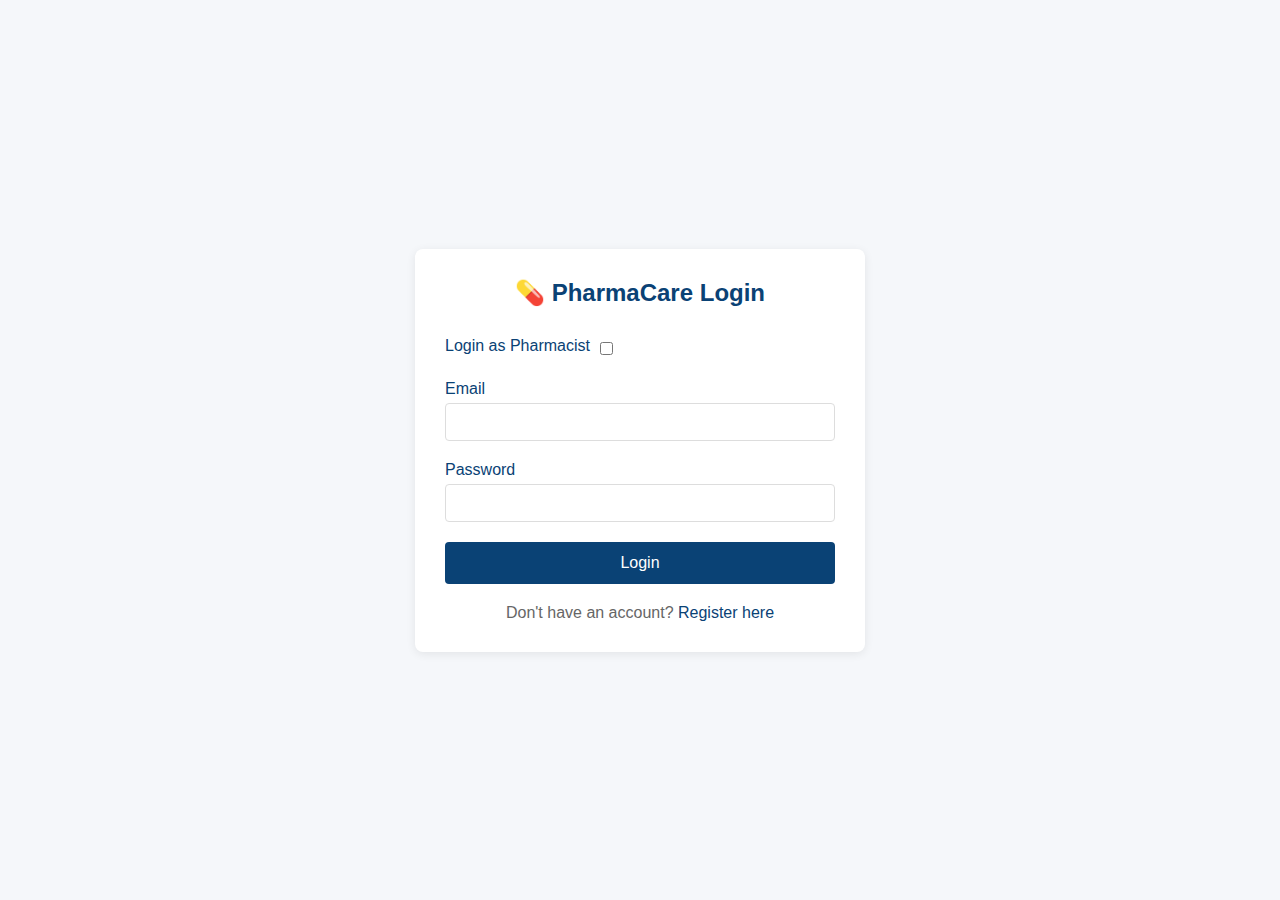
<file: index.html>
<!DOCTYPE html>
<html lang="en">
<head>
    <meta charset="UTF-8">
    <meta name="viewport" content="width=device-width, initial-scale=1.0">
    <title>PharmaCare - Login</title>
    <style>
        :root {
            --primary-color: #0a4275;
            --accent-color: #56d799;
            --light-bg: #f5f7fa;
            --error-color: #ff5252;
            --success-color: #4caf50;
        }

        * {
            margin: 0;
            padding: 0;
            box-sizing: border-box;
            font-family: 'Arial', sans-serif;
        }

        body {
            background-color: var(--light-bg);
            min-height: 100vh;
            display: flex;
            justify-content: center;
            align-items: center;
            padding: 20px;
        }

        .container {
            background-color: white;
            border-radius: 8px;
            box-shadow: 0 2px 10px rgba(0,0,0,0.08);
            padding: 30px;
            width: 100%;
            max-width: 450px;
        }

        h1 {
            color: var(--primary-color);
            text-align: center;
            margin-bottom: 30px;
            font-size: 24px;
        }

        .form-group {
            margin-bottom: 20px;
        }

        label {
            display: block;
            margin-bottom: 5px;
            color: var(--primary-color);
            font-weight: 500;
        }

        input[type="text"],
        input[type="email"],
        input[type="password"],
        select {
            width: 100%;
            padding: 10px;
            border: 1px solid #ddd;
            border-radius: 4px;
            font-size: 14px;
        }

        input[type="text"]:focus,
        input[type="email"]:focus,
        input[type="password"]:focus,
        select:focus {
            border-color: var(--primary-color);
            outline: none;
        }

        .checkbox-group {
            display: flex;
            align-items: center;
            margin-bottom: 20px;
            gap: 10px;
        }

        button {
            width: 100%;
            padding: 12px;
            background-color: var(--primary-color);
            color: white;
            border: none;
            border-radius: 4px;
            font-size: 16px;
            cursor: pointer;
            transition: background-color 0.3s;
        }

        button:hover {
            background-color: #083a63;
        }

        .form-footer {
            text-align: center;
            margin-top: 20px;
            color: #666;
        }

        .form-footer a {
            color: var(--primary-color);
            text-decoration: none;
        }

        .form-footer a:hover {
            text-decoration: underline;
        }

        .register {
            display: none;
            opacity: 0;
            transition: opacity 0.3s ease-in-out;
        }

        .register.active {
            display: block;
            opacity: 1;
        }

        #login {
            opacity: 1;
            transition: opacity 0.3s ease-in-out;
        }

        #login.hidden {
            display: none;
            opacity: 0;
        }

        .error-message {
            color: var(--error-color);
            font-size: 14px;
            margin-top: 5px;
        }

        .success-message {
            color: var(--success-color);
            font-size: 14px;
            margin-top: 5px;
        }

        @keyframes slideIn {
            from {
                transform: translateX(100%);
                opacity: 0;
            }
            to {
                transform: translateX(0);
                opacity: 1;
            }
        }

        @keyframes slideOut {
            from {
                transform: translateX(0);
                opacity: 1;
            }
            to {
                transform: translateX(100%);
                opacity: 0;
            }
        }
    </style>
</head>
<body>
    <div class="container">
        <!-- Login Form -->
        <div id="login">
            <h1>💊 PharmaCare Login</h1>
            <form id="loginForm" method="POST">
                <div class="checkbox-group">
                    <label for="pharmacy-checkbox">Login as Pharmacist</label>
                    <input type="checkbox" id="pharmacy-checkbox" name="isPharmacist" onclick="checkbox()">
                </div>
                
                <div class="form-group">
                    <label for="email">Email</label>
                    <input type="email" id="email" name="email" required>
                </div>

                <div class="form-group">
                    <label for="password">Password</label>
                    <input type="password" id="password" name="password" required>
                </div>

                <button type="submit">Login</button>

                <div class="form-footer">
                    <p>Don't have an account? <a href="#" id="show-register">Register here</a></p>
                </div>
            </form>
        </div>

        <!-- Registration Form -->
        <div id="register" class="register">
            <h1>💊 PharmaCare Registration</h1>
            <form id="registrationForm">
                <div class="checkbox-group">
                    <label for="reg-pharmacy-checkbox">Register as Pharmacist</label>
                    <input type="checkbox" id="reg-pharmacy-checkbox" name="isPharmacist" onclick="checkbox()">
                </div>

                <!-- Common Fields -->
                <div class="form-group">
                    <label for="first-name">First Name</label>
                    <input type="text" id="first-name" name="firstName" required>
                </div>

                <div class="form-group">
                    <label for="last-name">Last Name</label>
                    <input type="text" id="last-name" name="lastName" required>
                </div>

                <div class="form-group">
                    <label for="reg-email">Email</label>
                    <input type="email" id="reg-email" name="email" required>
                </div>

                <div class="form-group">
                    <label for="reg-password">Password</label>
                    <input type="password" id="reg-password" name="password" required>
                </div>

                <div class="form-group">
                    <label for="address">Address</label>
                    <input type="text" id="address" name="address" required>
                </div>

                <div class="form-group">
                    <label for="city">City</label>
                    <input type="text" id="city" name="city" required>
                </div>

                <div class="form-group">
                    <label for="state">State</label>
                    <input type="text" id="state" name="state" required>
                </div>

                <div class="form-group">
                    <label for="dob">Date of Birth</label>
                    <input type="date" id="dob" name="dateOfBirth" required>
                </div>

                <!-- Client-specific fields -->
                <div id="client-fields">
                    <div class="form-group">
                        <label for="phone">Phone Number</label>
                        <input 
                            type="tel" 
                            id="phone" 
                            name="phone" 
                            pattern="[0-9]{10}" 
                            title="Please enter a valid 10-digit phone number" 
                            maxlength="10"
                            required
                        >
                    </div>

                    <div class="form-group">
                        <label for="insurance-number">Insurance Number</label>
                        <input 
                            type="text" 
                            id="insurance-number" 
                            name="insuranceNumber" 
                            pattern="[0-9A-Za-z]+" 
                            title="Please enter a valid insurance number"
                            required
                        >
                    </div>

                    <div class="form-group">
                        <label for="insurance-provider">Insurance Provider</label>
                        <input 
                            type="text" 
                            id="insurance-provider" 
                            name="insuranceProvider" 
                            pattern="[A-Za-z\s]+" 
                            title="Please enter a valid insurance provider name"
                            required
                        >
                    </div>
                </div>

                <!-- Pharmacist-specific fields -->
                <div id="pharmacist-fields" style="display: none;">
                    <div class="form-group">
                        <label for="license">Pharmacy License Number</label>
                        <input type="text" id="license" name="licenseNumber" required>
                    </div>

                    <div class="form-group">
                        <label for="pharmacy-name">Pharmacy Name</label>
                        <input type="text" id="pharmacy-name" name="pharmacyName" required>
                    </div>

                    <div class="form-group">
                        <label for="pharmacy-phone">Phone Number</label>
                        <input type="tel" id="pharmacy-phone" name="pharmacyPhone" pattern="[0-9]{10}" required>
                    </div>

                    <div class="form-group">
                        <label for="tin">TIN Number</label>
                        <input type="text" id="tin" name="tinNumber" required>
                    </div>

                    <div class="form-group">
                        <label for="pharmacy-address">Pharmacy Address</label>
                        <input type="text" id="pharmacy-address" name="pharmacyAddress" required>
                    </div>

                    <div class="form-group">
                        <label for="pharmacy-city">Pharmacy City</label>
                        <input type="text" id="pharmacy-city" name="pharmacyCity" required>
                    </div>
                </div>

                <button type="submit">Register</button>

                <div class="form-footer">
                    <p>Already have an account? <a href="#" id="show-login">Login here</a></p>
                </div>
            </form>
        </div>
    </div>

    <script src="js/auth.js"></script>
</body>
</html>
</file>
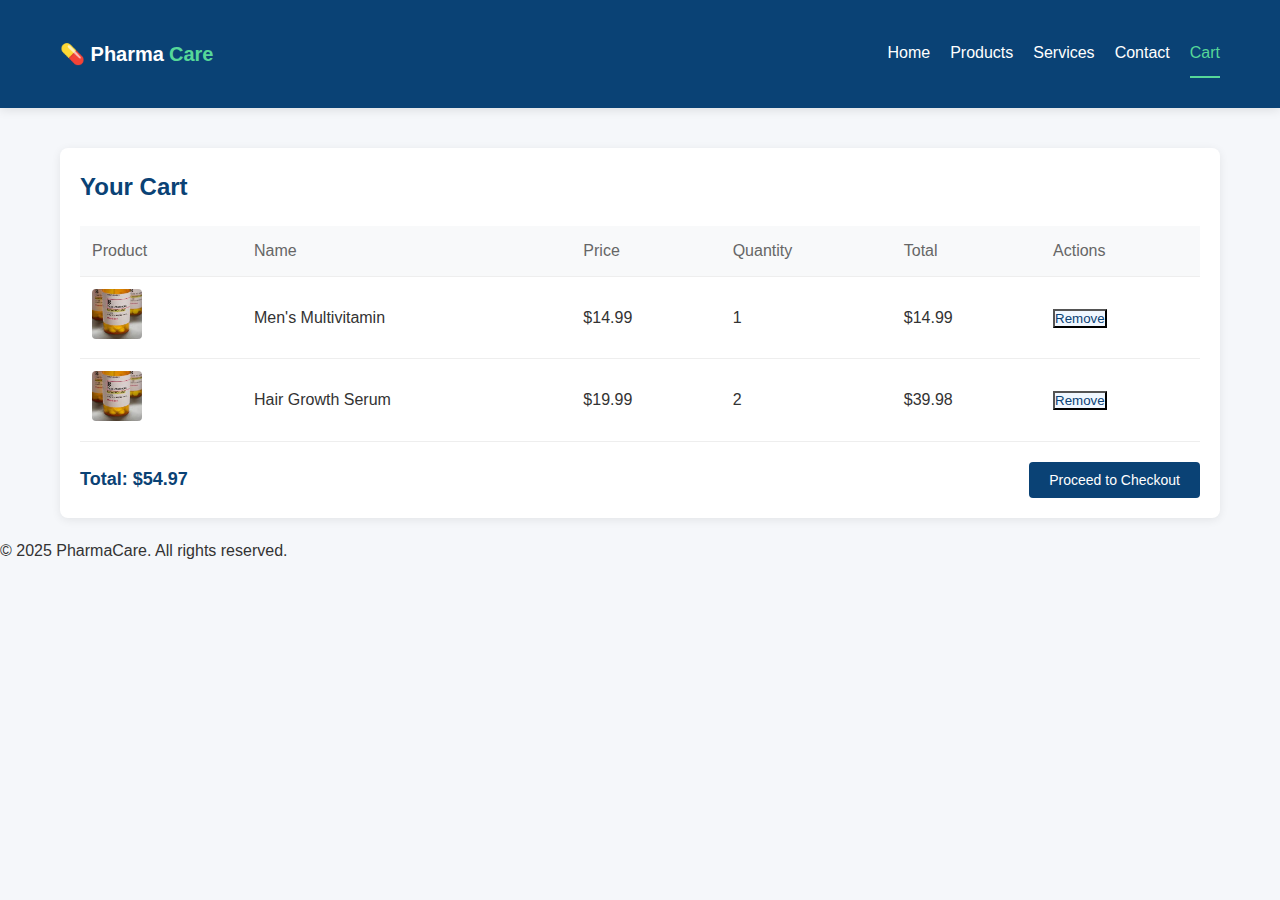
<file: cart.html>
<!DOCTYPE html>
<html lang="en">
<head>
  <meta charset="UTF-8">
  <meta name="viewport" content="width=device-width, initial-scale=1.0">
  <title>PharmaCare - Cart</title>
  <link rel="stylesheet" href="https://cdnjs.cloudflare.com/ajax/libs/font-awesome/6.4.0/css/all.min.css">
  <style>
    * {
      margin: 0;
      padding: 0;
      box-sizing: border-box;
      font-family: 'Arial', sans-serif;
    }

    body {
      line-height: 1.6;
      color: #333;
      background-color: #f5f7fa;
    }

    .container {
      max-width: 1200px;
      margin: 0 auto;
      padding: 20px;
    }

    /* Header Styles */
    header {
      background-color: #0a4275;
      color: white;
      padding: 10px 0;
      position: sticky;
      top: 0;
      z-index: 100;
      box-shadow: 0 2px 10px rgba(0, 0, 0, 0.1);
    }

    .header-content {
      display: flex;
      justify-content: space-between;
      align-items: center;
    }

    .logo {
      font-size: 20px;
      font-weight: bold;
      display: flex;
      align-items: center;
    }

    .logo span {
      color: #56d799;
      margin-left: 5px;
    }

    nav ul {
      display: flex;
      list-style: none;
    }

    nav ul li {
      margin-left: 20px;
    }

    nav ul li a {
      color: white;
      text-decoration: none;
      font-weight: 500;
      padding: 10px 0;
      display: block;
    }

    nav ul li a:hover {
      color: #56d799;
    }

    nav ul li a.active {
      color: #56d799;
      border-bottom: 2px solid #56d799;
    }

    /* Cart Section */
    .cart-section {
      background-color: white;
      border-radius: 8px;
      padding: 20px;
      box-shadow: 0 2px 10px rgba(0, 0, 0, 0.08);
      margin-top: 20px;
    }

    .cart-header {
      display: flex;
      justify-content: space-between;
      align-items: center;
      margin-bottom: 20px;
    }

    .cart-header h1 {
      font-size: 24px;
      color: #0a4275;
    }

    .cart-table {
      width: 100%;
      border-collapse: collapse;
    }

    .cart-table th,
    .cart-table td {
      padding: 12px;
      text-align: left;
      border-bottom: 1px solid #eee;
    }

    .cart-table th {
      background-color: #f8f9fa;
      color: #666;
      font-weight: 500;
    }

    .cart-table td img {
      width: 50px;
      height: 50px;
      object-fit: cover;
      border-radius: 4px;
    }

    .cart-actions {
      display: flex;
      justify-content: space-between;
      align-items: center;
      margin-top: 20px;
    }

    .cart-actions .btn {
      padding: 10px 20px;
      border-radius: 4px;
      font-size: 14px;
      cursor: pointer;
      border: none;
      transition: background-color 0.2s;
    }

    .btn-primary {
      background-color: #0a4275;
      color: white;
    }

    .btn-primary:hover {
      background-color: #0d5291;
    }

    .btn-secondary {
      background-color: #f0f7ff;
      color: #0a4275;
    }

    .btn-secondary:hover {
      background-color: #e0ecff;
    }

    .total {
      font-size: 18px;
      font-weight: bold;
      color: #0a4275;
    }
  </style>
</head>
<body>
  <!-- Header -->
  <header>
    <div class="container header-content">
      <div class="logo">
        💊 Pharma<span>Care</span>
      </div>
      <nav>
        <ul>
          <li><a href="clientHomepage.html">Home</a></li>
          <li><a href="product.html">Products</a></li>
          <li><a href="#services">Services</a></li>
          <li><a href="#contact">Contact</a></li>
          <li><a href="cart.html" class="active">Cart</a></li>
        </ul>
      </nav>
    </div>
  </header>

  <!-- Cart Section -->
  <div class="container">
    <div class="cart-section">
      <div class="cart-header">
        <h1>Your Cart</h1>
      </div>
      <table class="cart-table">
        <thead>
          <tr>
            <th>Product</th>
            <th>Name</th>
            <th>Price</th>
            <th>Quantity</th>
            <th>Total</th>
            <th>Actions</th>
          </tr>
        </thead>
        <tbody>
          <tr>
            <td><img src="images.jpeg" alt="Product Image"></td>
            <td>Men's Multivitamin</td>
            <td>$14.99</td>
            <td>1</td>
            <td>$14.99</td>
            <td><button class="btn btn-secondary">Remove</button></td>
          </tr>
          <tr>
            <td><img src="images.jpeg" alt="Product Image"></td>
            <td>Hair Growth Serum</td>
            <td>$19.99</td>
            <td>2</td>
            <td>$39.98</td>
            <td><button class="btn btn-secondary">Remove</button></td>
          </tr>
        </tbody>
      </table>
      <div class="cart-actions">
        <div class="total">Total: $54.97</div>
        <button class="btn btn-primary">Proceed to Checkout</button>
      </div>
    </div>
  </div>

  <!-- Footer -->
  <footer class="bg-primary text-white text-center py-6">
    <p>&copy; 2025 PharmaCare. All rights reserved.</p>
  </footer>
</body>
</html>
</file>
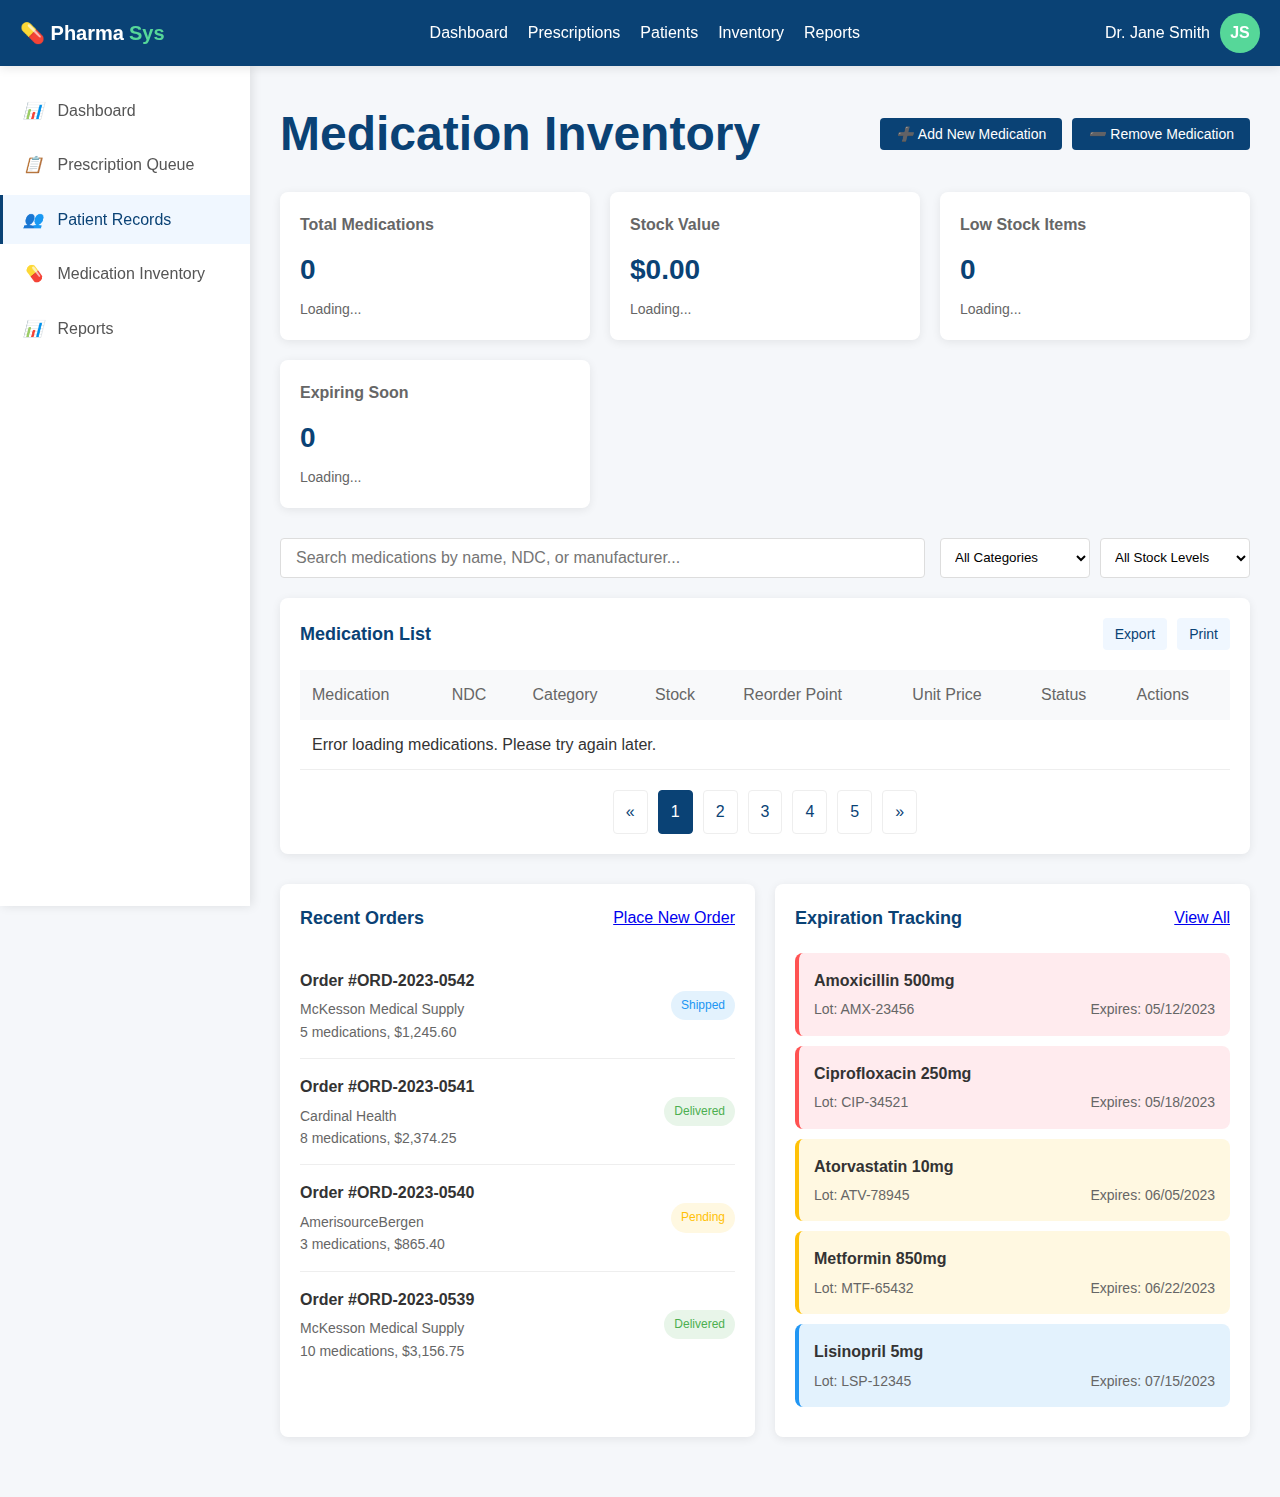
<file: inventory.html>
<!DOCTYPE html>
<html lang="en">
<head>
    <meta charset="UTF-8">
    <meta name="viewport" content="width=device-width, initial-scale=1.0">
    <title>PharmaSys - Inventory Management</title>
    <style>
        * {
            margin: 0;
            padding: 0;
            box-sizing: border-box;
            font-family: 'Arial', sans-serif;
        }
        
        body {
            line-height: 1.6;
            color: #333;
            background-color: #f5f7fa;
        }
        
        .container {
            max-width: 1400px;
            margin: 0 auto;
            padding: 0 20px;
        }
        
        /* Header Styles */
        header {
            background-color: #0a4275;
            color: white;
            padding: 10px 0;
            position: sticky;
            top: 0;
            z-index: 100;
            box-shadow: 0 2px 10px rgba(0,0,0,0.1);
        }
        
        .header-content {
            display: flex;
            justify-content: space-between;
            align-items: center;
        }
        
        .logo {
            font-size: 20px;
            font-weight: bold;
            display: flex;
            align-items: center;
        }
        
        .logo span {
            color: #56d799;
            margin-left: 5px;
        }
        
        nav ul {
            display: flex;
            list-style: none;
        }
        
        nav ul li {
            margin-left: 20px;
            position: relative;
        }
        
        nav ul li a {
            color: white;
            text-decoration: none;
            font-weight: 500;
            padding: 10px 0;
            display: block;
        }
        
        nav ul li a:hover {
            color: #56d799;
        }
        
        .user-menu {
            display: flex;
            align-items: center;
        }
        
        .user-avatar {
            width: 40px;
            height: 40px;
            border-radius: 50%;
            background-color: #56d799;
            color: white;
            display: flex;
            align-items: center;
            justify-content: center;
            font-weight: bold;
            margin-left: 10px;
        }
        
        /* Sidebar */
        .dashboard-container {
            display: flex;
            min-height: calc(100vh - 60px);
        }
        
        .sidebar {
            width: 250px;
            background-color: #fff;
            box-shadow: 2px 0 10px rgba(0,0,0,0.1);
            padding: 20px 0;
            position: sticky;
            top: 60px;
            height: calc(100vh - 60px);
            overflow-y: auto;
        }
        
        .sidebar-menu {
            list-style: none;
        }
        
        .sidebar-menu li {
            margin-bottom: 5px;
        }
        
        .sidebar-menu li a {
            padding: 12px 20px;
            display: block;
            color: #555;
            text-decoration: none;
            border-left: 3px solid transparent;
        }
        
        .sidebar-menu li a:hover,
        .sidebar-menu li a.active {
            background-color: #f0f7ff;
            color: #0a4275;
            border-left-color: #0a4275;
        }
        
        .sidebar-menu li a i {
            margin-right: 10px;
            width: 20px;
            text-align: center;
        }
        
        /* Main Content */
        .main-content {
            flex: 1;
            padding: 30px;
        }
        
        .page-title {
            font-size: 24px;
            margin-bottom: 20px;
            color: #0a4275;
            display: flex;
            justify-content: space-between;
            align-items: center;
        }
        
        .page-title button {
            background-color: #0a4275;
            color: white;
            border: none;
            padding: 8px 16px;
            border-radius: 4px;
            cursor: pointer;
            font-size: 14px;
            display: flex;
            align-items: center;
        }
        
        .page-title button i {
            margin-right: 5px;
        }

        /* Inventory Summary Cards */
        .inventory-summary {
            display: grid;
            grid-template-columns: repeat(auto-fill, minmax(250px, 1fr));
            gap: 20px;
            margin-bottom: 30px;
        }
        
        .summary-card {
            background-color: white;
            border-radius: 8px;
            padding: 20px;
            box-shadow: 0 2px 10px rgba(0,0,0,0.08);
        }
        
        .summary-card h3 {
            font-size: 16px;
            color: #666;
            margin-bottom: 10px;
        }
        
        .summary-card .summary-value {
            font-size: 28px;
            font-weight: bold;
            color: #0a4275;
        }
        
        .summary-card .summary-details {
            font-size: 14px;
            margin-top: 5px;
            color: #666;
        }
        
        /* Filter and Search Section */
        .inventory-controls {
            display: flex;
            justify-content: space-between;
            margin-bottom: 20px;
            flex-wrap: wrap;
            gap: 15px;
        }
        
        .inventory-search {
            flex: 1;
            min-width: 300px;
        }
        
        .search-input {
            width: 100%;
            padding: 10px 15px;
            border: 1px solid #ddd;
            border-radius: 4px;
            font-size: 16px;
        }
        
        .inventory-filters {
            display: flex;
            gap: 10px;
        }
        
        .filter-select {
            padding: 10px;
            border: 1px solid #ddd;
            border-radius: 4px;
            background-color: white;
            min-width: 150px;
        }
        
        /* Inventory Table */
        .inventory-section {
            background-color: white;
            border-radius: 8px;
            padding: 20px;
            box-shadow: 0 2px 10px rgba(0,0,0,0.08);
            margin-bottom: 30px;
        }
        
        .section-header {
            display: flex;
            justify-content: space-between;
            align-items: center;
            margin-bottom: 20px;
        }
        
        .section-title {
            font-size: 18px;
            color: #0a4275;
        }
        
        .inventory-actions {
            display: flex;
            gap: 10px;
        }
        
        .action-button {
            padding: 8px 12px;
            background-color: #f0f7ff;
            color: #0a4275;
            border: none;
            border-radius: 4px;
            cursor: pointer;
            font-size: 14px;
        }
        
        .inventory-table {
            width: 100%;
            border-collapse: collapse;
        }
        
        .inventory-table th {
            text-align: left;
            padding: 12px;
            background-color: #f8f9fa;
            color: #666;
            font-weight: 500;
        }
        
        .inventory-table td {
            padding: 12px;
            border-bottom: 1px solid #eee;
        }
        
        .inventory-table tbody tr:hover {
            background-color: #f8f9fa;
        }
        
        .medication-name {
            font-weight: 500;
        }
        
        .medication-generic {
            font-size: 13px;
            color: #666;
        }
        
        .stock-badge {
            padding: 5px 10px;
            border-radius: 20px;
            font-size: 12px;
            display: inline-block;
        }
        
        .stock-normal {
            background-color: #e8f5e9;
            color: #4caf50;
        }
        
        .stock-low {
            background-color: #fff8e1;
            color: #ffc107;
        }
        
        .stock-critical {
            background-color: #ffebee;
            color: #ff5252;
        }
        
        .stock-overstock {
            background-color: #e3f2fd;
            color: #2196f3;
        }
        
        .row-actions a {
            margin-right: 8px;
            color: #0a4275;
            text-decoration: none;
            font-size: 14px;
        }
        
        /* Order Section */
        .orders-section {
            background-color: white;
            border-radius: 8px;
            padding: 20px;
            box-shadow: 0 2px 10px rgba(0,0,0,0.08);
            margin-bottom: 30px;
        }
        
        .order-list {
            list-style: none;
        }
        
        .order-item {
            padding: 15px 0;
            border-bottom: 1px solid #eee;
            display: flex;
            justify-content: space-between;
            align-items: center;
        }
        
        .order-item:last-child {
            border-bottom: none;
        }
        
        .order-info h4 {
            font-size: 16px;
            margin-bottom: 5px;
        }
        
        .order-details {
            font-size: 14px;
            color: #666;
        }
        
        .order-status {
            padding: 5px 10px;
            border-radius: 20px;
            font-size: 12px;
        }
        
        .status-pending {
            background-color: #fff8e1;
            color: #ffc107;
        }
        
        .status-shipped {
            background-color: #e3f2fd;
            color: #2196f3;
        }
        
        .status-delivered {
            background-color: #e8f5e9;
            color: #4caf50;
        }
        
        /* Expiry Tracking Section */
        .expiry-list {
            list-style: none;
        }
        
        .expiry-item {
            padding: 15px;
            margin-bottom: 10px;
            border-radius: 8px;
            background-color: #fff;
            border-left: 4px solid;
        }
        
        .expiry-critical {
            border-left-color: #ff5252;
            background-color: #ffebee;
        }
        
        .expiry-warning {
            border-left-color: #ffc107;
            background-color: #fff8e1;
        }
        
        .expiry-approaching {
            border-left-color: #2196f3;
            background-color: #e3f2fd;
        }
        
        .expiry-item h4 {
            font-size: 16px;
            margin-bottom: 5px;
        }
        
        .expiry-details {
            font-size: 14px;
            color: #666;
            display: flex;
            justify-content: space-between;
        }
        
        .expiry-date {
            font-weight: 500;
        }
        
        /* Two-column layout for bottom sections */
        .inventory-grid {
            display: grid;
            grid-template-columns: 1fr 1fr;
            gap: 20px;
        }
        
        /* Responsive */
        @media (max-width: 1200px) {
            .inventory-grid {
                grid-template-columns: 1fr;
            }
        }
        
        @media (max-width: 992px) {
            .sidebar {
                width: 70px;
                overflow: visible;
            }
            
            .sidebar-menu li a span {
                display: none;
            }
            
            .sidebar-menu li a i {
                margin-right: 0;
                font-size: 20px;
            }
            
            .main-content {
                padding: 20px;
            }
        }
        
        @media (max-width: 768px) {
            .inventory-summary {
                grid-template-columns: 1fr;
            }
            
            .inventory-controls {
                flex-direction: column;
            }
            
            nav ul {
                display: none;
            }
        }

        /* Pagination */
        .pagination {
            display: flex;
            justify-content: center;
            margin-top: 20px;
        }
    
        .pagination a {
            display: inline-block;
            padding: 8px 12px;
            margin: 0 5px;
            border-radius: 4px;
            background-color: #fff;
            color: #0a4275;
            text-decoration: none;
            border: 1px solid #eee;
        }
    
        .pagination a.active {
            background-color: #0a4275;
            color: #fff;
            border-color: #0a4275;
        }
    
        .pagination a:hover:not(.active) {
            background-color: #f0f7ff;
        }

        /* Modal Styles */
        .modal {
            display: none;
            position: fixed;
            z-index: 1000;
            left: 0;
            top: 0;
            width: 100%;
            height: 100%;
            overflow: auto;
            background-color: rgba(0,0,0,0.4);
        }
        
        .modal-content {
            background-color: #fefefe;
            margin: 15% auto;
            padding: 20px;
            border: 1px solid #888;
            width: 80%;
            max-width: 500px;
            border-radius: 8px;
        }
        
        .close {
            color: #aaa;
            float: right;
            font-size: 28px;
            font-weight: bold;
        }
        
        .close:hover,
        .close:focus {
            color: black;
            text-decoration: none;
            cursor: pointer;
        }
        
        .form-group {
            margin-bottom: 15px;
        }
        
        .form-group label {
            display: block;
            margin-bottom: 5px;
            font-weight: bold;
        }
        
        .form-group input,
        .form-group select {
            width: 100%;
            padding: 8px;
            border: 1px solid #ddd;
            border-radius: 4px;
        }
        
        .btn-primary {
            background-color: #0a4275;
            color: white;
            border: none;
            padding: 10px 20px;
            border-radius: 4px;
            cursor: pointer;
            font-size: 14px;
        }
        
        .btn-primary:hover {
            background-color: #083a63;
        }

        .btn-danger {
            background-color: #dc3545;
            color: white;
            border: none;
            padding: 10px 20px;
            border-radius: 4px;
            cursor: pointer;
            font-size: 14px;
        }
        
        .btn-danger:hover {
            background-color: #c82333;
        }

        .action-buttons {
            display: flex;
            gap: 10px;
        }

        /* Add new styles here */
        .form-alert {
            display: none;
            padding: 10px;
            margin: 10px 0;
            border-radius: 4px;
            background-color: #f8d7da;
            color: #721c24;
            border: 1px solid #f5c6cb;
        }

        #removeMedicineForm .form-group {
            margin-bottom: 15px;
        }

        #removeMedicineForm select,
        #removeMedicineForm input {
            width: 100%;
            padding: 8px;
            border: 1px solid #ddd;
            border-radius: 4px;
            margin-top: 5px;
        }

        #removeMedicineForm .btn-danger {
            width: 100%;
            margin-top: 15px;
        }

        .quantity-controls {
            display: flex;
            gap: 10px;
            align-items: center;
        }

        .btn-secondary {
            background-color: #6c757d;
            color: white;
            border: none;
            padding: 8px 12px;
            border-radius: 4px;
            cursor: pointer;
            font-size: 14px;
        }

        .btn-secondary:hover {
            background-color: #5a6268;
        }

        #removeQuantity {
            flex: 1;
        }
    </style>
</head>
<body>
    <!-- Add this right after the body tag -->
    <div id="addMedicineModal" class="modal">
        <div class="modal-content">
            <span class="close">&times;</span>
            <h2>Add New Medication</h2>
            <form id="addMedicineForm" enctype="multipart/form-data">
                <div class="form-group">
                    <label for="medication">Medication Name</label>
                    <input type="text" id="medication" name="medication" required>
                </div>
                <div class="form-group">
                    <label for="ndc">NDC</label>
                    <input type="text" id="ndc" name="ndc" pattern="[0-9]+" required>
                </div>
                <div class="form-group">
                    <label for="category">Category</label>
                    <select id="category" name="category" required>
                        <option value="">Select Category</option>
                        <option value="Antibiotics">Antibiotics</option>
                        <option value="Antihypertensives">Antihypertensives</option>
                        <option value="Analgesics">Analgesics</option>
                        <option value="Antidiabetics">Antidiabetics</option>
                        <option value="Statins">Statins</option>
                    </select>
                </div>
                <div class="form-group">
                    <label for="stock">Stock Units</label>
                    <input type="number" id="stock" name="stock" min="0" required>
                </div>
                <div class="form-group">
                    <label for="reorderPoint">Reorder Point</label>
                    <input type="number" id="reorderPoint" name="reorderPoint" min="0" required>
                </div>
                <div class="form-group">
                    <label for="unitPrice">Unit Price</label>
                    <input type="number" id="unitPrice" name="unitPrice" min="0" step="0.01" required>
                </div>
                <div class="form-group">
                    <label for="expiryDate">Expiry Date</label>
                    <input type="date" id="expiryDate" name="expiryDate" required>
                </div>
                <div class="form-group">
                    <label for="image">Product Image</label>
                    <input type="file" id="image" name="image" accept=".jpg,.jpeg,.png" required>
                </div>
                <button type="submit" class="btn-primary">Add Medication</button>
            </form>
        </div>
    </div>

    <div id="removeMedicineModal" class="modal">
        <div class="modal-content">
            <span class="close">&times;</span>
            <h2>Remove Medication</h2>
            <form id="removeMedicineForm">
                <div class="form-group">
                    <label for="removeMedication">Select Medication</label>
                    <select id="removeMedication" name="medication" required>
                        <option value="">Choose medication to remove</option>
                    </select>
                </div>
                <div class="form-group">
                    <label for="removeQuantity">Quantity to Remove</label>
                    <div class="quantity-controls">
                        <input type="number" id="removeQuantity" name="quantity" min="1" required>
                        <button type="button" id="removeAllBtn" class="btn-secondary">Remove All</button>
                    </div>
                </div>
                <div class="form-group">
                    <label for="removeReason">Reason for Removal</label>
                    <select id="removeReason" name="reason" required>
                        <option value="">Select reason</option>
                        <option value="expired">Expired</option>
                        <option value="damaged">Damaged/Defective</option>
                        <option value="recalled">Recalled by Manufacturer</option>
                        <option value="other">Other</option>
                    </select>
                </div>
                <div class="form-group" id="otherReasonGroup" style="display: none;">
                    <label for="otherReason">Specify Other Reason</label>
                    <input type="text" id="otherReason" name="otherReason">
                </div>
                <div class="form-alert"></div>
                <button type="submit" class="btn-danger">Remove Medication</button>
            </form>
        </div>
    </div>

    <!-- Header -->
    <header>
        <div class="container header-content">
            <div class="logo">
                💊 Pharma<span>Sys</span>
            </div>
            <nav>
                <ul id="mainNav">
                    <li><a href="pharmacistHomepage.html">Dashboard</a></li>
                    <li><a href="Prescription.html" >Prescriptions</a></li>
                    <li><a href="Patient.html">Patients</a></li>
                    <li><a href="Inventory.html" class="active">Inventory</a></li>
                    <li><a href="Report.html">Reports</a></li>
                </ul>
            </nav>
            <div class="user-menu">
                <div>Dr. Jane Smith</div>
                <div class="user-avatar">JS</div>
            </div>
        </div>
    </header>
    
    <!-- Dashboard Container -->
    <div class="dashboard-container">
        <!-- Sidebar -->
        <div class="sidebar">
            <ul class="sidebar-menu">
                <li><a href="pharmacistHomepage.html"><i>📊</i> <span>Dashboard</span></a></li>
                <li><a href="Prescription.html"><i>📋</i> <span>Prescription Queue</span></a></li>
                <li><a href="patient.html" class="active"><i>👥</i> <span>Patient Records</span></a></li>
                <li><a href="inventory.html"><i>💊</i> <span>Medication Inventory</span></a></li>
                <li><a href="report.html"><i>📊</i> <span>Reports</span></a></li>
            </ul>
        </div>
        
        <!-- Main Content -->
        <div class="main-content">
            <div class="page-title">
                <h1>Medication Inventory</h1>
                <div class="action-buttons">
                    <button id="addMedicationBtn"><i>➕</i> Add New Medication</button>
                    <button id="removeMedicationBtn" class="btn-danger"><i>➖</i> Remove Medication</button>
                </div>
            </div>
            
            <!-- Inventory Summary Cards -->
            <div class="inventory-summary">
                <div class="summary-card">
                    <h3>Total Medications</h3>
                    <div class="summary-value">0</div>
                    <div class="summary-details">Loading...</div>
                </div>
                <div class="summary-card">
                    <h3>Stock Value</h3>
                    <div class="summary-value">$0.00</div>
                    <div class="summary-details">Loading...</div>
                </div>
                <div class="summary-card">
                    <h3>Low Stock Items</h3>
                    <div class="summary-value">0</div>
                    <div class="summary-details">Loading...</div>
                </div>
                <div class="summary-card">
                    <h3>Expiring Soon</h3>
                    <div class="summary-value">0</div>
                    <div class="summary-details">Loading...</div>
                </div>
            </div>
            
            <!-- Filter and Search -->
            <div class="inventory-controls">
                <div class="inventory-search">
                    <input type="text" class="search-input" placeholder="Search medications by name, NDC, or manufacturer...">
                </div>
                <div class="inventory-filters">
                    <select class="filter-select">
                        <option>All Categories</option>
                        <option>Antibiotics</option>
                        <option>Antihypertensives</option>
                        <option>Analgesics</option>
                        <option>Antidiabetics</option>
                        <option>Statins</option>
                    </select>
                    <select class="filter-select">
                        <option>All Stock Levels</option>
                        <option>Normal</option>
                        <option>Low Stock</option>
                        <option>Critical</option>
                        <option>Overstock</option>
                    </select>
                </div>
            </div>
            
            <!-- Inventory Table -->
            <div class="inventory-section">
                <div class="section-header">
                    <h2 class="section-title">Medication List</h2>
                    <div class="inventory-actions">
                        <button class="action-button">Export</button>
                        <button class="action-button">Print</button>
                    </div>
                </div>
                <table class="inventory-table">
                    <thead>
                        <tr>
                            <th>Medication</th>
                            <th>NDC</th>
                            <th>Category</th>
                            <th>Stock</th>
                            <th>Reorder Point</th>
                            <th>Unit Price</th>
                            <th>Status</th>
                            <th>Actions</th>
                        </tr>
                    </thead>
                    <tbody>
                        <!-- Medications will be loaded dynamically -->
                    </tbody>
                </table>
                
                <!-- Pagination -->
                <div class="pagination">
                    <a href="#">&laquo;</a>
                    <a href="#" class="active">1</a>
                    <a href="#">2</a>
                    <a href="#">3</a>
                    <a href="#">4</a>
                    <a href="#">5</a>
                    <a href="#">&raquo;</a>
                </div>
            </div>
            
            <!-- Two-column layout for additional sections -->
            <div class="inventory-grid">
                <!-- Orders Section -->
                <div class="orders-section">
                    <div class="section-header">
                        <h2 class="section-title">Recent Orders</h2>
                        <a href="#" class="view-all">Place New Order</a>
                    </div>
                    <ul class="order-list">
                        <li class="order-item">
                            <div class="order-info">
                                <h4>Order #ORD-2023-0542</h4>
                                <div class="order-details">
                                    <div>McKesson Medical Supply</div>
                                    <div>5 medications, $1,245.60</div>
                                </div>
                            </div>
                            <span class="order-status status-shipped">Shipped</span>
                        </li>
                        <li class="order-item">
                            <div class="order-info">
                                <h4>Order #ORD-2023-0541</h4>
                                <div class="order-details">
                                    <div>Cardinal Health</div>
                                    <div>8 medications, $2,374.25</div>
                                </div>
                            </div>
                            <span class="order-status status-delivered">Delivered</span>
                        </li>
                        <li class="order-item">
                            <div class="order-info">
                                <h4>Order #ORD-2023-0540</h4>
                                <div class="order-details">
                                    <div>AmerisourceBergen</div>
                                    <div>3 medications, $865.40</div>
                                </div>
                            </div>
                            <span class="order-status status-pending">Pending</span>
                        </li>
                        <li class="order-item">
                            <div class="order-info">
                                <h4>Order #ORD-2023-0539</h4>
                                <div class="order-details">
                                    <div>McKesson Medical Supply</div>
                                    <div>10 medications, $3,156.75</div>
                                </div>
                            </div>
                            <span class="order-status status-delivered">Delivered</span>
                        </li>
                    </ul>
                </div>
                
                <!-- Expiry Tracking Section -->
                <div class="orders-section">
                    <div class="section-header">
                        <h2 class="section-title">Expiration Tracking</h2>
                        <a href="#" class="view-all">View All</a>
                    </div>
                    <ul class="expiry-list">
                        <li class="expiry-item expiry-critical">
                            <h4>Amoxicillin 500mg</h4>
                            <div class="expiry-details">
                                <div>Lot: AMX-23456</div>
                                <div class="expiry-date">Expires: 05/12/2023</div>
                            </div>
                        </li>
                        <li class="expiry-item expiry-critical">
                            <h4>Ciprofloxacin 250mg</h4>
                            <div class="expiry-details">
                                <div>Lot: CIP-34521</div>
                                <div class="expiry-date">Expires: 05/18/2023</div>
                            </div>
                        </li>
                        <li class="expiry-item expiry-warning">
                            <h4>Atorvastatin 10mg</h4>
                            <div class="expiry-details">
                                <div>Lot: ATV-78945</div>
                                <div class="expiry-date">Expires: 06/05/2023</div>
                            </div>
                        </li>
                        <li class="expiry-item expiry-warning">
                            <h4>Metformin 850mg</h4>
                            <div class="expiry-details">
                                <div>Lot: MTF-65432</div>
                                <div class="expiry-date">Expires: 06/22/2023</div>
                            </div>
                        </li>
                        <li class="expiry-item expiry-approaching">
                            <h4>Lisinopril 5mg</h4>
                            <div class="expiry-details">
                                <div>Lot: LSP-12345</div>
                                <div class="expiry-date">Expires: 07/15/2023</div>
                            </div>
                        </li>
                    </ul>
                </div>
            </div>
        </div>
    </div>
    <script src="js/inventory.js"></script>
</body>
</html>
</file>
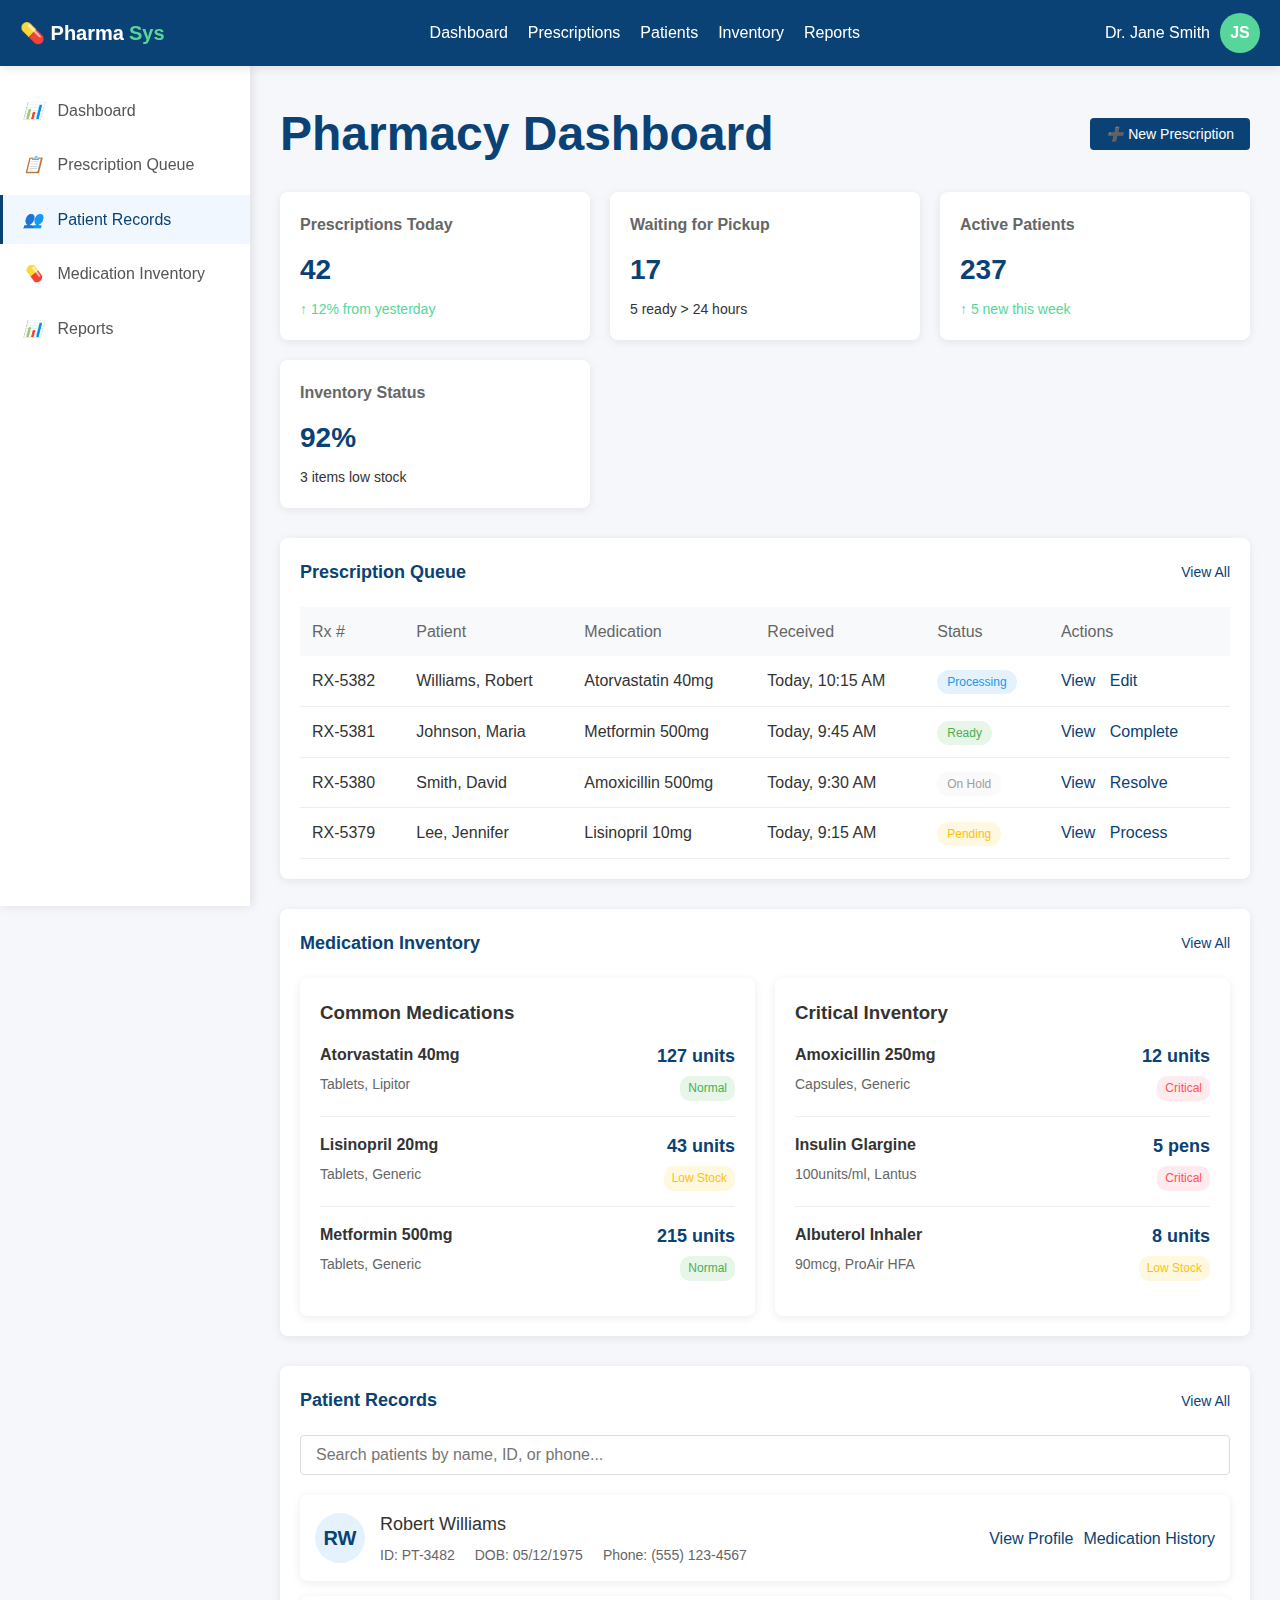
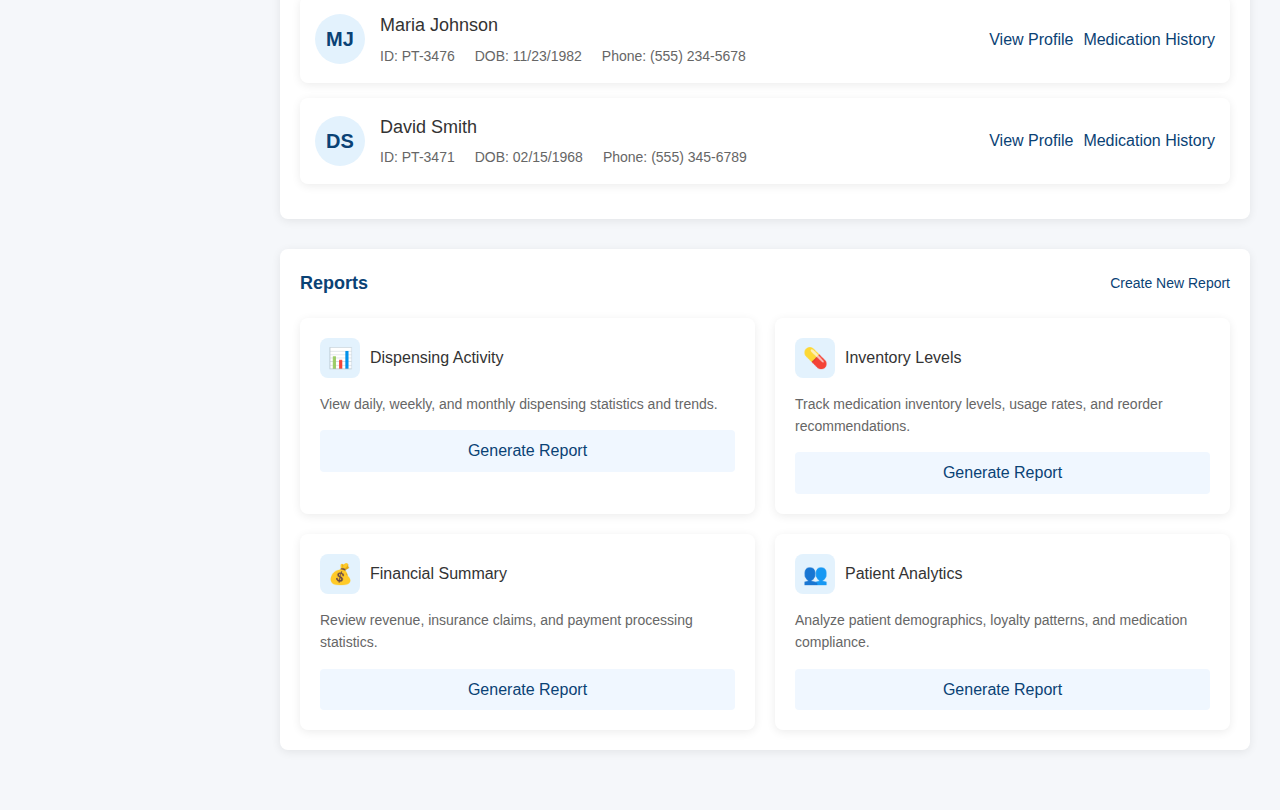
<file: pharmacistHomepage.html>
<!DOCTYPE html>
<html lang="en">
<head>
    <meta charset="UTF-8">
    <meta name="viewport" content="width=device-width, initial-scale=1.0">
    <title>PharmaSys - Pharmacist Dashboard</title>
    <style>
        * {
            margin: 0;
            padding: 0;
            box-sizing: border-box;
            font-family: 'Arial', sans-serif;
        }
        
        body {
            line-height: 1.6;
            color: #333;
            background-color: #f5f7fa;
        }
        
        .container {
            max-width: 1400px;
            margin: 0 auto;
            padding: 0 20px;
        }
        
        /* Header Styles */
        header {
            background-color: #0a4275;
            color: white;
            padding: 10px 0;
            position: sticky;
            top: 0;
            z-index: 100;
            box-shadow: 0 2px 10px rgba(0,0,0,0.1);
        }
        
        .header-content {
            display: flex;
            justify-content: space-between;
            align-items: center;
        }
        
        .logo {
            font-size: 20px;
            font-weight: bold;
            display: flex;
            align-items: center;
        }
        
        .logo span {
            color: #56d799;
            margin-left: 5px;
        }
        
        nav ul {
            display: flex;
            list-style: none;
        }
        
        nav ul li {
            margin-left: 20px;
            position: relative;
        }
        
        nav ul li a {
            color: white;
            text-decoration: none;
            font-weight: 500;
            padding: 10px 0;
            display: block;
        }
        
        nav ul li a:hover {
            color: #56d799;
        }
        
        .user-menu {
            display: flex;
            align-items: center;
        }
        
        .user-avatar {
            width: 40px;
            height: 40px;
            border-radius: 50%;
            background-color: #56d799;
            color: white;
            display: flex;
            align-items: center;
            justify-content: center;
            font-weight: bold;
            margin-left: 10px;
        }
        
        /* Sidebar */
        .dashboard-container {
            display: flex;
            min-height: calc(100vh - 60px);
        }
        
        .sidebar {
            width: 250px;
            background-color: #fff;
            box-shadow: 2px 0 10px rgba(0,0,0,0.1);
            padding: 20px 0;
            position: sticky;
            top: 60px;
            height: calc(100vh - 60px);
            overflow-y: auto;
        }
        
        .sidebar-menu {
            list-style: none;
        }
        
        .sidebar-menu li {
            margin-bottom: 5px;
        }
        
        .sidebar-menu li a {
            padding: 12px 20px;
            display: block;
            color: #555;
            text-decoration: none;
            border-left: 3px solid transparent;
        }
        
        .sidebar-menu li a:hover,
        .sidebar-menu li a.active {
            background-color: #f0f7ff;
            color: #0a4275;
            border-left-color: #0a4275;
        }
        
        .sidebar-menu li a i {
            margin-right: 10px;
            width: 20px;
            text-align: center;
        }
        
        /* Main Content */
        .main-content {
            flex: 1;
            padding: 30px;
        }
        
        .page-title {
            font-size: 24px;
            margin-bottom: 20px;
            color: #0a4275;
            display: flex;
            justify-content: space-between;
            align-items: center;
        }
        
        .page-title button {
            background-color: #0a4275;
            color: white;
            border: none;
            padding: 8px 16px;
            border-radius: 4px;
            cursor: pointer;
            font-size: 14px;
            display: flex;
            align-items: center;
        }
        
        .page-title button i {
            margin-right: 5px;
        }
        
        /* Dashboard Stats */
        .stats-grid {
            display: grid;
            grid-template-columns: repeat(auto-fill, minmax(250px, 1fr));
            gap: 20px;
            margin-bottom: 30px;
        }
        
        .stat-card {
            background-color: white;
            border-radius: 8px;
            padding: 20px;
            box-shadow: 0 2px 10px rgba(0,0,0,0.08);
        }
        
        .stat-card h3 {
            font-size: 16px;
            color: #666;
            margin-bottom: 10px;
        }
        
        .stat-card .stat-value {
            font-size: 28px;
            font-weight: bold;
            color: #0a4275;
        }
        
        .stat-card .stat-change {
            font-size: 14px;
            margin-top: 5px;
        }
        
        .stat-up {
            color: #56d799;
        }
        
        .stat-down {
            color: #ff5d5d;
        }
        
        /* Prescription Queue */
        .dashboard-section {
            background-color: white;
            border-radius: 8px;
            padding: 20px;
            box-shadow: 0 2px 10px rgba(0,0,0,0.08);
            margin-bottom: 30px;
        }
        
        .section-header {
            display: flex;
            justify-content: space-between;
            align-items: center;
            margin-bottom: 20px;
        }
        
        .section-title {
            font-size: 18px;
            color: #0a4275;
        }
        
        .view-all {
            color: #0a4275;
            text-decoration: none;
            font-size: 14px;
        }
        
        /* Prescription Table */
        .prescription-table {
            width: 100%;
            border-collapse: collapse;
        }
        
        .prescription-table th {
            text-align: left;
            padding: 12px;
            background-color: #f8f9fa;
            color: #666;
            font-weight: 500;
        }
        
        .prescription-table td {
            padding: 12px;
            border-bottom: 1px solid #eee;
        }
        
        .prescription-table tbody tr:hover {
            background-color: #f8f9fa;
        }
        
        .status-badge {
            padding: 5px 10px;
            border-radius: 20px;
            font-size: 12px;
        }
        
        .status-pending {
            background-color: #fff8e1;
            color: #ffc107;
        }
        
        .status-processing {
            background-color: #e3f2fd;
            color: #2196f3;
        }
        
        .status-ready {
            background-color: #e8f5e9;
            color: #4caf50;
        }
        
        .status-on-hold {
            background-color: #fafafa;
            color: #9e9e9e;
        }
        
        .action-buttons a {
            margin-right: 10px;
            color: #0a4275;
            text-decoration: none;
        }
        
        /* Inventory Section */
        .inventory-grid {
            display: grid;
            grid-template-columns: repeat(auto-fill, minmax(300px, 1fr));
            gap: 20px;
        }
        
        .inventory-card {
            background-color: white;
            border-radius: 8px;
            padding: 20px;
            box-shadow: 0 2px 10px rgba(0,0,0,0.08);
        }
        
        .inventory-item {
            display: flex;
            justify-content: space-between;
            border-bottom: 1px solid #eee;
            padding: 15px 0;
        }
        
        .inventory-item:last-child {
            border-bottom: none;
        }
        
        .inventory-info h4 {
            margin-bottom: 5px;
            font-size: 16px;
        }
        
        .inventory-info p {
            margin: 0;
            color: #666;
            font-size: 14px;
        }
        
        .inventory-stock {
            text-align: right;
        }
        
        .stock-qty {
            font-size: 18px;
            font-weight: bold;
            color: #0a4275;
        }
        
        .stock-status {
            font-size: 12px;
            padding: 3px 8px;
            border-radius: 10px;
            display: inline-block;
            margin-top: 5px;
        }
        
        .stock-normal {
            background-color: #e8f5e9;
            color: #4caf50;
        }
        
        .stock-low {
            background-color: #fff8e1;
            color: #ffc107;
        }
        
        .stock-critical {
            background-color: #ffebee;
            color: #ff5252;
        }
        
        /* Patient Records */
        .patient-search {
            margin-bottom: 20px;
        }
        
        .search-input {
            width: 100%;
            padding: 10px 15px;
            border: 1px solid #ddd;
            border-radius: 4px;
            font-size: 16px;
        }
        
        .patient-list {
            list-style: none;
        }
        
        .patient-item {
            background-color: white;
            border-radius: 8px;
            padding: 15px;
            margin-bottom: 15px;
            box-shadow: 0 2px 10px rgba(0,0,0,0.08);
            display: flex;
            align-items: center;
        }
        
        .patient-avatar {
            width: 50px;
            height: 50px;
            border-radius: 50%;
            background-color: #e3f2fd;
            color: #0a4275;
            display: flex;
            align-items: center;
            justify-content: center;
            font-weight: bold;
            font-size: 20px;
            margin-right: 15px;
        }
        
        .patient-info {
            flex: 1;
        }
        
        .patient-name {
            font-size: 18px;
            font-weight: 500;
            margin-bottom: 5px;
        }
        
        .patient-details {
            display: flex;
            font-size: 14px;
            color: #666;
        }
        
        .patient-details div {
            margin-right: 20px;
        }
        
        .patient-actions {
            display: flex;
        }
        
        .patient-actions a {
            margin-left: 10px;
            color: #0a4275;
            text-decoration: none;
        }
        
        /* Reports Section */
        .reports-grid {
            display: grid;
            grid-template-columns: repeat(auto-fill, minmax(300px, 1fr));
            gap: 20px;
        }
        
        .report-card {
            background-color: white;
            border-radius: 8px;
            padding: 20px;
            box-shadow: 0 2px 10px rgba(0,0,0,0.08);
        }
        
        .report-header {
            display: flex;
            align-items: center;
            margin-bottom: 15px;
        }
        
        .report-icon {
            width: 40px;
            height: 40px;
            border-radius: 8px;
            background-color: #e3f2fd;
            color: #0a4275;
            display: flex;
            align-items: center;
            justify-content: center;
            font-size: 20px;
            margin-right: 10px;
        }
        
        .report-title {
            font-size: 16px;
            font-weight: 500;
        }
        
        .report-description {
            color: #666;
            font-size: 14px;
            margin-bottom: 15px;
        }
        
        .report-actions a {
            display: block;
            text-align: center;
            background-color: #f0f7ff;
            color: #0a4275;
            padding: 8px;
            border-radius: 4px;
            text-decoration: none;
            font-weight: 500;
        }
        
        /* Responsive */
        @media (max-width: 1200px) {
            .inventory-grid, .reports-grid {
                grid-template-columns: 1fr;
            }
        }
        
        @media (max-width: 992px) {
            .sidebar {
                width: 70px;
                overflow: visible;
            }
            
            .sidebar-menu li a span {
                display: none;
            }
            
            .sidebar-menu li a i {
                margin-right: 0;
                font-size: 20px;
            }
            
            .main-content {
                padding: 20px;
            }
        }
        
        @media (max-width: 768px) {
            nav ul {
                display: none;
            }
            
            .stats-grid {
                grid-template-columns: 1fr;
            }
        }
    </style>
</head>
<body>
    <!-- Header -->
    <header>
        <div class="container header-content">
            <div class="logo">
                💊 Pharma<span>Sys</span>
            </div>
            <nav>
                <ul>
                    <li><a href="pharmacistHomepage.html">Dashboard</a></li>
                    <li><a href="Prescription.html" class="active">Prescriptions</a></li>
                    <li><a href="Patient.html">Patients</a></li>
                    <li><a href="Inventory.html">Inventory</a></li>
                    <li><a href="Report.html">Reports</a></li>
                </ul>
            </nav>
            <div class="user-menu">
                <div>Dr. Jane Smith</div>
                <div class="user-avatar">JS</div>
            </div>
        </div>
    </header>
    
    <!-- Dashboard Container -->
    <div class="dashboard-container">
        <!-- Sidebar -->
        <div class="sidebar">
            <ul class="sidebar-menu">
                <li><a href="pharmacistHomepage.html"><i>📊</i> <span>Dashboard</span></a></li>
                <li><a href="Prescription.html"><i>📋</i> <span>Prescription Queue</span></a></li>
                <li><a href="patient.html" class="active"><i>👥</i> <span>Patient Records</span></a></li>
                <li><a href="inventory.html"><i>💊</i> <span>Medication Inventory</span></a></li>
                <li><a href="report.html"><i>📊</i> <span>Reports</span></a></li>
            </ul>
        </div>
        
        <!-- Main Content -->
        <div class="main-content">
            <div class="page-title">
                <h1>Pharmacy Dashboard</h1>
                <button><i>➕</i> New Prescription</button>
            </div>
            
            <!-- Stats Cards -->
            <div class="stats-grid">
                <div class="stat-card">
                    <h3>Prescriptions Today</h3>
                    <div class="stat-value">42</div>
                    <div class="stat-change stat-up">↑ 12% from yesterday</div>
                </div>
                <div class="stat-card">
                    <h3>Waiting for Pickup</h3>
                    <div class="stat-value">17</div>
                    <div class="stat-change">5 ready > 24 hours</div>
                </div>
                <div class="stat-card">
                    <h3>Active Patients</h3>
                    <div class="stat-value">237</div>
                    <div class="stat-change stat-up">↑ 5 new this week</div>
                </div>
                <div class="stat-card">
                    <h3>Inventory Status</h3>
                    <div class="stat-value">92%</div>
                    <div class="stat-change">3 items low stock</div>
                </div>
            </div>
            
            <!-- Prescription Queue -->
            <div class="dashboard-section">
                <div class="section-header">
                    <h2 class="section-title">Prescription Queue</h2>
                    <a href="#" class="view-all">View All</a>
                </div>
                <table class="prescription-table">
                    <thead>
                        <tr>
                            <th>Rx #</th>
                            <th>Patient</th>
                            <th>Medication</th>
                            <th>Received</th>
                            <th>Status</th>
                            <th>Actions</th>
                        </tr>
                    </thead>
                    <tbody>
                        <tr>
                            <td>RX-5382</td>
                            <td>Williams, Robert</td>
                            <td>Atorvastatin 40mg</td>
                            <td>Today, 10:15 AM</td>
                            <td><span class="status-badge status-processing">Processing</span></td>
                            <td class="action-buttons">
                                <a href="#">View</a>
                                <a href="#">Edit</a>
                            </td>
                        </tr>
                        <tr>
                            <td>RX-5381</td>
                            <td>Johnson, Maria</td>
                            <td>Metformin 500mg</td>
                            <td>Today, 9:45 AM</td>
                            <td><span class="status-badge status-ready">Ready</span></td>
                            <td class="action-buttons">
                                <a href="#">View</a>
                                <a href="#">Complete</a>
                            </td>
                        </tr>
                        <tr>
                            <td>RX-5380</td>
                            <td>Smith, David</td>
                            <td>Amoxicillin 500mg</td>
                            <td>Today, 9:30 AM</td>
                            <td><span class="status-badge status-on-hold">On Hold</span></td>
                            <td class="action-buttons">
                                <a href="#">View</a>
                                <a href="#">Resolve</a>
                            </td>
                        </tr>
                        <tr>
                            <td>RX-5379</td>
                            <td>Lee, Jennifer</td>
                            <td>Lisinopril 10mg</td>
                            <td>Today, 9:15 AM</td>
                            <td><span class="status-badge status-pending">Pending</span></td>
                            <td class="action-buttons">
                                <a href="#">View</a>
                                <a href="#">Process</a>
                            </td>
                        </tr>
                    </tbody>
                </table>
            </div>
            
            <!-- Inventory Section -->
            <div class="dashboard-section">
                <div class="section-header">
                    <h2 class="section-title">Medication Inventory</h2>
                    <a href="#" class="view-all">View All</a>
                </div>
                <div class="inventory-grid">
                    <div class="inventory-card">
                        <h3>Common Medications</h3>
                        <div class="inventory-item">
                            <div class="inventory-info">
                                <h4>Atorvastatin 40mg</h4>
                                <p>Tablets, Lipitor</p>
                            </div>
                            <div class="inventory-stock">
                                <div class="stock-qty">127 units</div>
                                <div class="stock-status stock-normal">Normal</div>
                            </div>
                        </div>
                        <div class="inventory-item">
                            <div class="inventory-info">
                                <h4>Lisinopril 20mg</h4>
                                <p>Tablets, Generic</p>
                            </div>
                            <div class="inventory-stock">
                                <div class="stock-qty">43 units</div>
                                <div class="stock-status stock-low">Low Stock</div>
                            </div>
                        </div>
                        <div class="inventory-item">
                            <div class="inventory-info">
                                <h4>Metformin 500mg</h4>
                                <p>Tablets, Generic</p>
                            </div>
                            <div class="inventory-stock">
                                <div class="stock-qty">215 units</div>
                                <div class="stock-status stock-normal">Normal</div>
                            </div>
                        </div>
                    </div>
                    <div class="inventory-card">
                        <h3>Critical Inventory</h3>
                        <div class="inventory-item">
                            <div class="inventory-info">
                                <h4>Amoxicillin 250mg</h4>
                                <p>Capsules, Generic</p>
                            </div>
                            <div class="inventory-stock">
                                <div class="stock-qty">12 units</div>
                                <div class="stock-status stock-critical">Critical</div>
                            </div>
                        </div>
                        <div class="inventory-item">
                            <div class="inventory-info">
                                <h4>Insulin Glargine</h4>
                                <p>100units/ml, Lantus</p>
                            </div>
                            <div class="inventory-stock">
                                <div class="stock-qty">5 pens</div>
                                <div class="stock-status stock-critical">Critical</div>
                            </div>
                        </div>
                        <div class="inventory-item">
                            <div class="inventory-info">
                                <h4>Albuterol Inhaler</h4>
                                <p>90mcg, ProAir HFA</p>
                            </div>
                            <div class="inventory-stock">
                                <div class="stock-qty">8 units</div>
                                <div class="stock-status stock-low">Low Stock</div>
                            </div>
                        </div>
                    </div>
                </div>
            </div>
            
            <!-- Patient Records -->
            <div class="dashboard-section">
                <div class="section-header">
                    <h2 class="section-title">Patient Records</h2>
                    <a href="#" class="view-all">View All</a>
                </div>
                <div class="patient-search">
                    <input type="text" class="search-input" placeholder="Search patients by name, ID, or phone...">
                </div>
                <ul class="patient-list">
                    <li class="patient-item">
                        <div class="patient-avatar">RW</div>
                        <div class="patient-info">
                            <div class="patient-name">Robert Williams</div>
                            <div class="patient-details">
                                <div>ID: PT-3482</div>
                                <div>DOB: 05/12/1975</div>
                                <div>Phone: (555) 123-4567</div>
                            </div>
                        </div>
                        <div class="patient-actions">
                            <a href="#">View Profile</a>
                            <a href="#">Medication History</a>
                        </div>
                    </li>
                    <li class="patient-item">
                        <div class="patient-avatar">MJ</div>
                        <div class="patient-info">
                            <div class="patient-name">Maria Johnson</div>
                            <div class="patient-details">
                                <div>ID: PT-3476</div>
                                <div>DOB: 11/23/1982</div>
                                <div>Phone: (555) 234-5678</div>
                            </div>
                        </div>
                        <div class="patient-actions">
                            <a href="#">View Profile</a>
                            <a href="#">Medication History</a>
                        </div>
                    </li>
                    <li class="patient-item">
                        <div class="patient-avatar">DS</div>
                        <div class="patient-info">
                            <div class="patient-name">David Smith</div>
                            <div class="patient-details">
                                <div>ID: PT-3471</div>
                                <div>DOB: 02/15/1968</div>
                                <div>Phone: (555) 345-6789</div>
                            </div>
                        </div>
                        <div class="patient-actions">
                            <a href="#">View Profile</a>
                            <a href="#">Medication History</a>
                        </div>
                    </li>
                </ul>
            </div>
            
            <!-- Reports Section -->
            <div class="dashboard-section">
                <div class="section-header">
                    <h2 class="section-title">Reports</h2>
                    <a href="#" class="view-all">Create New Report</a>
                </div>
                <div class="reports-grid">
                    <div class="report-card">
                        <div class="report-header">
                            <div class="report-icon">📊</div>
                            <div class="report-title">Dispensing Activity</div>
                        </div>
                        <div class="report-description">
                            View daily, weekly, and monthly dispensing statistics and trends.
                        </div>
                        <div class="report-actions">
                            <a href="#">Generate Report</a>
                        </div>
                    </div>
                    <div class="report-card">
                        <div class="report-header">
                            <div class="report-icon">💊</div>
                            <div class="report-title">Inventory Levels</div>
                        </div>
                        <div class="report-description">
                            Track medication inventory levels, usage rates, and reorder recommendations.
                        </div>
                        <div class="report-actions">
                            <a href="#">Generate Report</a>
                        </div>
                    </div>
                    <div class="report-card">
                        <div class="report-header">
                            <div class="report-icon">💰</div>
                            <div class="report-title">Financial Summary</div>
                        </div>
                        <div class="report-description">
                            Review revenue, insurance claims, and payment processing statistics.
                        </div>
                        <div class="report-actions">
                            <a href="#">Generate Report</a>
                        </div>
                    </div>
                    <div class="report-card">
                        <div class="report-header">
                            <div class="report-icon">👥</div>
                            <div class="report-title">Patient Analytics</div>
                        </div>
                        <div class="report-description">
                            Analyze patient demographics, loyalty patterns, and medication compliance.
                        </div>
                        <div class="report-actions">
                            <a href="#">Generate Report</a>
                        </div>
                    </div>
                </div>
            </div>
        </div>
    </div>
</body>
</html>
</file>
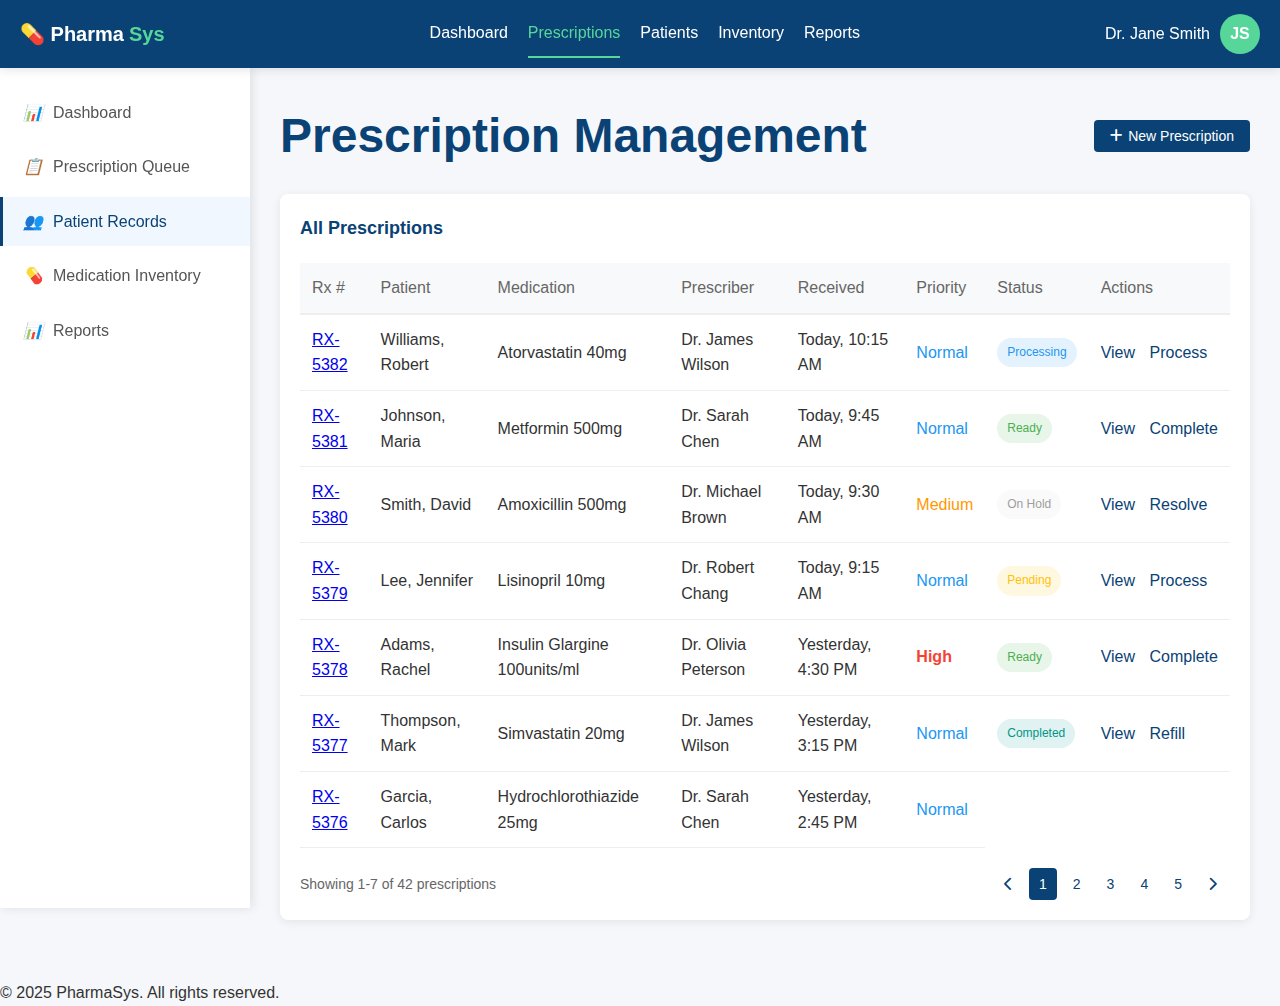
<file: Prescription.html>
<!DOCTYPE html>
<html lang="en">
<head>
    <meta charset="UTF-8">
    <meta name="viewport" content="width=device-width, initial-scale=1.0">
    <title>PharmaSys - Prescription Management</title>
    <link rel="stylesheet" href="https://cdnjs.cloudflare.com/ajax/libs/font-awesome/6.4.0/css/all.min.css">
    <style>
        * {
            margin: 0;
            padding: 0;
            box-sizing: border-box;
            font-family: 'Arial', sans-serif;
        }
        
        body {
            line-height: 1.6;
            color: #333;
            background-color: #f5f7fa;
        }
        
        .container {
            max-width: 1400px;
            margin: 0 auto;
            padding: 0 20px;
        }
        
        /* Header Styles */
        header {
            background-color: #0a4275;
            color: white;
            padding: 10px 0;
            position: sticky;
            top: 0;
            z-index: 100;
            box-shadow: 0 2px 10px rgba(0,0,0,0.1);
        }
        
        .header-content {
            display: flex;
            justify-content: space-between;
            align-items: center;
        }
        
        .logo {
            font-size: 20px;
            font-weight: bold;
            display: flex;
            align-items: center;
        }
        
        .logo span {
            color: #56d799;
            margin-left: 5px;
        }
        
        .mobile-menu-toggle {
            display: none;
            background: none;
            border: none;
            color: white;
            font-size: 24px;
            cursor: pointer;
        }
        
        nav ul {
            display: flex;
            list-style: none;
        }
        
        nav ul li {
            margin-left: 20px;
            position: relative;
        }
        
        nav ul li a {
            color: white;
            text-decoration: none;
            font-weight: 500;
            padding: 10px 0;
            display: block;
        }
        
        nav ul li a:hover {
            color: #56d799;
        }
        
        nav ul li a.active {
            color: #56d799;
            border-bottom: 2px solid #56d799;
        }
        
        .user-menu {
            display: flex;
            align-items: center;
        }
        
        .user-name {
            margin-right: 10px;
        }
        
        .user-avatar {
            width: 40px;
            height: 40px;
            border-radius: 50%;
            background-color: #56d799;
            color: white;
            display: flex;
            align-items: center;
            justify-content: center;
            font-weight: bold;
        }
        
        /* Sidebar */
        .dashboard-container {
            display: flex;
            min-height: calc(100vh - 60px);
        }
        
        .sidebar {
            width: 250px;
            background-color: #fff;
            box-shadow: 2px 0 10px rgba(0,0,0,0.1);
            padding: 20px 0;
            position: sticky;
            top: 60px;
            height: calc(100vh - 60px);
            overflow-y: auto;
            transition: all 0.3s ease;
        }
        
        .sidebar-menu {
            list-style: none;
        }
        
        .sidebar-menu li {
            margin-bottom: 5px;
        }
        
        .sidebar-menu li a {
            padding: 12px 20px;
            display: flex;
            align-items: center;
            color: #555;
            text-decoration: none;
            border-left: 3px solid transparent;
            transition: all 0.2s ease;
        }
        
        .sidebar-menu li a:hover,
        .sidebar-menu li a.active {
            background-color: #f0f7ff;
            color: #0a4275;
            border-left-color: #0a4275;
        }
        
        .sidebar-menu li a i {
            margin-right: 10px;
            width: 20px;
            text-align: center;
            font-size: 16px;
        }
        
        /* Main Content */
        .main-content {
            flex: 1;
            padding: 30px;
            transition: all 0.3s ease;
        }
        
        .page-title {
            font-size: 24px;
            margin-bottom: 20px;
            color: #0a4275;
            display: flex;
            justify-content: space-between;
            align-items: center;
            flex-wrap: wrap;
            gap: 15px;
        }
        
        .page-title button {
            background-color: #0a4275;
            color: white;
            border: none;
            padding: 8px 16px;
            border-radius: 4px;
            cursor: pointer;
            font-size: 14px;
            display: flex;
            align-items: center;
            transition: background-color 0.2s;
        }
        
        .page-title button:hover {
            background-color: #0d5291;
        }
        
        .page-title button i {
            margin-right: 5px;
        }
        
        /* Prescription Table */
        .prescription-section {
            background-color: white;
            border-radius: 8px;
            padding: 20px;
            box-shadow: 0 2px 10px rgba(0,0,0,0.08);
            margin-bottom: 30px;
            overflow-x: auto;
        }
        
        .section-header {
            display: flex;
            justify-content: space-between;
            align-items: center;
            margin-bottom: 20px;
            flex-wrap: wrap;
            gap: 10px;
        }
        
        .section-title {
            font-size: 18px;
            color: #0a4275;
        }
        
        .table-container {
            overflow-x: auto;
            width: 100%;
        }
        
        .prescription-table {
            width: 100%;
            border-collapse: collapse;
            min-width: 900px;
        }
        
        .prescription-table th {
            text-align: left;
            padding: 12px;
            background-color: #f8f9fa;
            color: #666;
            font-weight: 500;
            border-bottom: 2px solid #eee;
            white-space: nowrap;
        }
        
        .prescription-table td {
            padding: 12px;
            border-bottom: 1px solid #eee;
        }
        
        .prescription-table tbody tr:hover {
            background-color: #f8f9fa;
        }
        
        .status-badge {
            padding: 5px 10px;
            border-radius: 20px;
            font-size: 12px;
            display: inline-block;
            white-space: nowrap;
        }
        
        .status-pending {
            background-color: #fff8e1;
            color: #ffc107;
        }
        
        .status-processing {
            background-color: #e3f2fd;
            color: #2196f3;
        }
        
        .status-ready {
            background-color: #e8f5e9;
            color: #4caf50;
        }
        
        .status-on-hold {
            background-color: #fafafa;
            color: #9e9e9e;
        }
        
        .status-completed {
            background-color: #e0f2f1;
            color: #009688;
        }
        
        .action-buttons {
            white-space: nowrap;
        }
        
        .action-buttons a {
            margin-right: 10px;
            color: #0a4275;
            text-decoration: none;
        }
        
        .action-buttons a:last-child {
            margin-right: 0;
        }
        
        /* Priority Indicators */
        .priority-high {
            color: #f44336;
            font-weight: bold;
        }
        
        .priority-medium {
            color: #ff9800;
        }
        
        .priority-normal {
            color: #2196f3;
        }
        
        /* Card View for Mobile */
        .prescription-cards {
            display: none;
        }
        
        .prescription-card {
            background-color: #fff;
            border-radius: 8px;
            padding: 15px;
            margin-bottom: 15px;
            box-shadow: 0 2px 5px rgba(0,0,0,0.1);
            position: relative;
        }
        
        .card-header {
            display: flex;
            justify-content: space-between;
            align-items: center;
            margin-bottom: 10px;
        }
        
        .card-title {
            font-weight: bold;
            font-size: 16px;
        }
        
        .card-body {
            margin-bottom: 10px;
        }
        
        .card-item {
            margin-bottom: 5px;
            display: flex;
        }
        
        .card-label {
            font-weight: 500;
            width: 100px;
            color: #666;
        }
        
        .card-value {
            flex: 1;
        }
        
        .card-footer {
            display: flex;
            justify-content: space-between;
            align-items: center;
            padding-top: 10px;
            border-top: 1px solid #eee;
        }
        
        .card-actions {
            display: flex;
            gap: 10px;
        }
        
        .card-actions a {
            color: #0a4275;
            text-decoration: none;
            padding: 5px 10px;
            border-radius: 4px;
            background-color: #f0f7ff;
            font-size: 13px;
        }
        
        /* Pagination */
        .pagination {
            display: flex;
            justify-content: space-between;
            align-items: center;
            margin-top: 20px;
            flex-wrap: wrap;
            gap: 15px;
        }
        
        .page-info {
            color: #666;
            font-size: 14px;
        }
        
        .page-controls {
            display: flex;
            align-items: center;
            flex-wrap: wrap;
        }
        
        .page-controls a {
            padding: 5px 10px;
            margin: 0 3px;
            border-radius: 4px;
            color: #0a4275;
            text-decoration: none;
            font-size: 14px;
        }
        
        .page-controls a.active {
            background-color: #0a4275;
            color: white;
        }
        
        .page-controls a:hover:not(.active) {
            background-color: #f0f7ff;
        }
        
        /* Prescription Detail Modal */
        .modal {
            display: none;
            position: fixed;
            z-index: 200;
            left: 0;
            top: 0;
            width: 100%;
            height: 100%;
            overflow: auto;
            background-color: rgba(0,0,0,0.5);
        }
        
        .modal-content {
            background-color: #fff;
            margin: 50px auto;
            padding: 30px;
            border-radius: 8px;
            box-shadow: 0 5px 15px rgba(0,0,0,0.2);
            max-width: 800px;
            width: 90%;
            position: relative;
            max-height: 90vh;
            overflow-y: auto;
        }
        
        .modal-close {
            position: absolute;
            top: 20px;
            right: 20px;
            font-size: 20px;
            cursor: pointer;
            color: #999;
            z-index: 10;
        }
        
        .modal-title {
            font-size: 22px;
            color: #0a4275;
            margin-bottom: 20px;
            padding-bottom: 15px;
            border-bottom: 1px solid #eee;
            padding-right: 30px;
        }
        
        .prescription-detail {
            display: flex;
            flex-wrap: wrap;
            gap: 30px;
        }
        
        .detail-col {
            flex: 1;
            min-width: 280px;
        }
        
        .detail-group {
            margin-bottom: 20px;
        }
        
        .detail-label {
            font-size: 14px;
            color: #666;
            margin-bottom: 5px;
        }
        
        .detail-value {
            font-size: 16px;
            font-weight: 500;
            word-break: break-word;
        }
        
        .medication-history {
            margin-top: 20px;
        }
        
        .history-item {
            padding: 10px 0;
            border-bottom: 1px solid #eee;
        }
        
        .history-item:last-child {
            border-bottom: none;
        }
        
        .history-date {
            font-size: 14px;
            color: #666;
        }
        
        .history-text {
            font-size: 15px;
        }
        
        .modal-actions {
            display: flex;
            justify-content: flex-end;
            gap: 10px;
            margin-top: 20px;
            padding-top: 20px;
            border-top: 1px solid #eee;
            flex-wrap: wrap;
        }
        
        .btn {
            padding: 8px 16px;
            border-radius: 4px;
            font-size: 14px;
            cursor: pointer;
            border: none;
            transition: background-color 0.2s;
        }
        
        .btn-primary {
            background-color: #0a4275;
            color: white;
        }
        
        .btn-primary:hover {
            background-color: #0d5291;
        }
        
        .btn-secondary {
            background-color: #f0f7ff;
            color: #0a4275;
        }
        
        .btn-secondary:hover {
            background-color: #e0ecff;
        }
        
        .btn-warning {
            background-color: #ffc107;
            color: white;
        }
        
        .btn-warning:hover {
            background-color: #ffca2c;
        }
        
        /* Notes Section */
        .notes-section {
            margin-top: 20px;
        }
        
        .notes-textarea {
            width: 100%;
            padding: 10px;
            border: 1px solid #ddd;
            border-radius: 4px;
            min-height: 100px;
            margin-bottom: 10px;
            font-family: inherit;
            font-size: 14px;
            resize: vertical;
        }
        
        /* Responsive Styles */
        @media (max-width: 1200px) {
            .prescription-detail {
                flex-direction: column;
                gap: 15px;
            }
            
            .detail-col {
                min-width: 100%;
            }
        }
        
        @media (max-width: 992px) {
            .sidebar {
                width: 70px;
                transition: width 0.3s ease;
            }
            
            .sidebar-menu li a span {
                display: none;
            }
            
            .sidebar-menu li a i {
                margin-right: 0;
                font-size: 20px;
            }
            
            .main-content {
                padding: 20px;
            }
            
            .sidebar.expanded {
                width: 250px;
                z-index: 99;
            }
            
            .sidebar.expanded .sidebar-menu li a span {
                display: inline;
            }
            
            .sidebar.expanded .sidebar-menu li a i {
                margin-right: 10px;
            }
        }
        
        @media (max-width: 768px) {
            .container {
                padding: 0 15px;
            }
            
            .mobile-menu-toggle {
                display: block;
            }
            
            nav ul {
                position: fixed;
                top: 60px;
                left: -100%;
                width: 100%;
                height: calc(100vh - 60px);
                background-color: #0a4275;
                flex-direction: column;
                padding: 20px;
                transition: all 0.3s ease;
                z-index: 150;
            }
            
            nav ul.active {
                left: 0;
            }
            
            nav ul li {
                margin: 0 0 15px 0;
            }
            
            nav ul li a {
                padding: 10px;
                border-bottom: 1px solid rgba(255,255,255,0.1);
            }
            
            .user-name {
                display: none;
            }
            
            .main-content {
                padding: 15px;
            }
            
            /* Switch to card view on mobile */
            .table-container {
                display: none;
            }
            
            .prescription-cards {
                display: block;
            }
            
            .modal-content {
                padding: 20px;
                margin: 20px auto;
                width: 95%;
            }
            
            .modal-actions {
                justify-content: center;
            }
            
            .pagination {
                flex-direction: column;
                align-items: center;
            }
        }
        
        @media (max-width: 480px) {
            .page-title {
                flex-direction: column;
                align-items: flex-start;
            }
            
            .page-title button {
                width: 100%;
                justify-content: center;
            }
            
            .modal-content {
                padding: 15px;
            }
            
            .modal-title {
                font-size: 18px;
            }
            
            .btn {
                flex: 1;
                text-align: center;
                padding: 10px 12px;
                min-width: 100px;
            }
        }
    </style>
</head>
<body>
    <!-- Header -->
    <header>
        <div class="container header-content">
            <div class="logo">
                💊 Pharma<span>Sys</span>
            </div>
            <button class="mobile-menu-toggle" id="mobileMenuToggle">
                <i class="fas fa-bars"></i>
            </button>
            <nav>
                <ul id="mainNav">
                    <li><a href="pharmacistHomepage.html">Dashboard</a></li>
                    <li><a href="Prescription.html" class="active">Prescriptions</a></li>
                    <li><a href="Patient.html">Patients</a></li>
                    <li><a href="Inventory.html">Inventory</a></li>
                    <li><a href="Report.html">Reports</a></li>
                </ul>
            </nav>
            <div class="user-menu">
                <div class="user-name">Dr. Jane Smith</div>
                <div class="user-avatar">JS</div>
            </div>
        </div>
    </header>
    
    <!-- Dashboard Container -->
    <div class="dashboard-container">
        <!-- Sidebar -->
        <div class="sidebar" id="sidebar">
            <ul class="sidebar-menu">
                <li><a href="pharmacistHomepage.html"><i>📊</i> <span>Dashboard</span></a></li>
                <li><a href="Prescription.html"><i>📋</i> <span>Prescription Queue</span></a></li>
                <li><a href="patient.html" class="active"><i>👥</i> <span>Patient Records</span></a></li>
                <li><a href="inventory.html"><i>💊</i> <span>Medication Inventory</span></a></li>
                <li><a href="report.html"><i>📊</i> <span>Reports</span></a></li>
            </ul>
        </div>
        
        <!-- Main Content -->
        <div class="main-content">
            <div class="page-title">
                <h1>Prescription Management</h1>
                <button><i class="fas fa-plus"></i> New Prescription</button>
            </div>
            
            <!-- Prescription Table -->
            <div class="prescription-section">
                <div class="section-header">
                    <h2 class="section-title">All Prescriptions</h2>
                </div>
                
                <!-- Table View (Desktop) -->
                <div class="table-container">
                    <table class="prescription-table">
                        <thead>
                            <tr>
                                <th>Rx #</th>
                                <th>Patient</th>
                                <th>Medication</th>
                                <th>Prescriber</th>
                                <th>Received</th>
                                <th>Priority</th>
                                <th>Status</th>
                                <th>Actions</th>
                            </tr>
                        </thead>
                        <tbody>
                            <tr>
                                <td><a href="#" onclick="openModal('rx5382')">RX-5382</a></td>
                                <td>Williams, Robert</td>
                                <td>Atorvastatin 40mg</td>
                                <td>Dr. James Wilson</td>
                                <td>Today, 10:15 AM</td>
                                <td class="priority-normal">Normal</td>
                                <td><span class="status-badge status-processing">Processing</span></td>
                                <td class="action-buttons">
                                    <a href="#" onclick="openModal('rx5382')">View</a>
                                    <a href="#">Process</a>
                                </td>
                            </tr>
                            <tr>
                                <td><a href="#" onclick="openModal('rx5381')">RX-5381</a></td>
                                <td>Johnson, Maria</td>
                                <td>Metformin 500mg</td>
                                <td>Dr. Sarah Chen</td>
                                <td>Today, 9:45 AM</td>
                                <td class="priority-normal">Normal</td>
                                <td><span class="status-badge status-ready">Ready</span></td>
                                <td class="action-buttons">
                                    <a href="#" onclick="openModal('rx5381')">View</a>
                                    <a href="#">Complete</a>
                                </td>
                            </tr>
                            <tr>
                                <td><a href="#" onclick="openModal('rx5380')">RX-5380</a></td>
                                <td>Smith, David</td>
                                <td>Amoxicillin 500mg</td>
                                <td>Dr. Michael Brown</td>
                                <td>Today, 9:30 AM</td>
                                <td class="priority-medium">Medium</td>
                                <td><span class="status-badge status-on-hold">On Hold</span></td>
                                <td class="action-buttons">
                                    <a href="#" onclick="openModal('rx5380')">View</a>
                                    <a href="#">Resolve</a>
                                </td>
                            </tr>
                            <tr>
                                <td><a href="#" onclick="openModal('rx5379')">RX-5379</a></td>
                                <td>Lee, Jennifer</td>
                                <td>Lisinopril 10mg</td>
                                <td>Dr. Robert Chang</td>
                                <td>Today, 9:15 AM</td>
                                <td class="priority-normal">Normal</td>
                                <td><span class="status-badge status-pending">Pending</span></td>
                                <td class="action-buttons">
                                    <a href="#" onclick="openModal('rx5379')">View</a>
                                    <a href="#">Process</a>
                                </td>
                            </tr>
                            <tr>
                                <td><a href="#" onclick="openModal('rx5378')">RX-5378</a></td>
                                <td>Adams, Rachel</td>
                                <td>Insulin Glargine 100units/ml</td>
                                <td>Dr. Olivia Peterson</td>
                                <td>Yesterday, 4:30 PM</td>
                                <td class="priority-high">High</td>
                                <td><span class="status-badge status-ready">Ready</span></td>
                                <td class="action-buttons">
                                    <a href="#" onclick="openModal('rx5378')">View</a>
                                    <a href="#">Complete</a>
                                </td>
                            </tr>
                            <tr>
                                <td><a href="#" onclick="openModal('rx5377')">RX-5377</a></td>
                                <td>Thompson, Mark</td>
                                <td>Simvastatin 20mg</td>
                                <td>Dr. James Wilson</td>
                                <td>Yesterday, 3:15 PM</td>
                                <td class="priority-normal">Normal</td>
                                <td><span class="status-badge status-completed">Completed</span></td>
                                <td class="action-buttons">
                                    <a href="#" onclick="openModal('rx5377')">View</a>
                                    <a href="#">Refill</a>
                                </td>
                            </tr>
                            <tr>
                                <td><a href="#" onclick="openModal('rx5376')">RX-5376</a></td>
                                <td>Garcia, Carlos</td>
                                <td>Hydrochlorothiazide 25mg</td>
                                <td>Dr. Sarah Chen</td>
                                <td>Yesterday, 2:45 PM</td>
                                <td class="priority-normal">Normal</td>
                            </tr>
                        </tbody>
                    </table>
                </div>
                
                <!-- Card View (Mobile) -->
                <div class="prescription-cards">
                    <!-- Card for RX-5382 -->
                    <div class="prescription-card">
                        <div class="card-header">
                            <div class="card-title">RX-5382</div>
                            <span class="status-badge status-processing">Processing</span>
                        </div>
                        <div class="card-body">
                            <div class="card-item">
                                <div class="card-label">Patient:</div>
                                <div class="card-value">Williams, Robert</div>
                            </div>
                            <div class="card-item">
                                <div class="card-label">Medication:</div>
                                <div class="card-value">Atorvastatin 40mg</div>
                            </div>
                            <div class="card-item">
                                <div class="card-label">Prescriber:</div>
                                <div class="card-value">Dr. James Wilson</div>
                            </div>
                            <div class="card-item">
                                <div class="card-label">Received:</div>
                                <div class="card-value">Today, 10:15 AM</div>
                            </div>
                            <div class="card-item">
                                <div class="card-label">Priority:</div>
                                <div class="card-value priority-normal">Normal</div>
                            </div>
                        </div>
                        <div class="card-footer">
                            <div class="card-actions">
                                <a href="#" onclick="openModal('rx5382')">View</a>
                                <a href="#">Process</a>
                            </div>
                        </div>
                    </div>
                    
                    <!-- More cards would be here -->
                </div>
                
                <div class="pagination">
                    <div class="page-info">Showing 1-7 of 42 prescriptions</div>
                    <div class="page-controls">
                        <a href="#"><i class="fas fa-chevron-left"></i></a>
                        <a href="#" class="active">1</a>
                        <a href="#">2</a>
                        <a href="#">3</a>
                        <a href="#">4</a>
                        <a href="#">5</a>
                        <a href="#"><i class="fas fa-chevron-right"></i></a>
                    </div>
                </div>
            </div>
        </div>
    </div>
    
    <!-- Prescription Detail Modal -->
    <div id="prescriptionModal" class="modal">
        <div class="modal-content">
            <span class="modal-close" onclick="closeModal()">&times;</span>
            <h2 class="modal-title">Prescription Details</h2>
            
            <div class="prescription-detail">
                <div class="detail-col">
                    <div class="detail-group">
                        <div class="detail-label">Rx Number</div>
                        <div class="detail-value">RX-5382</div>
                    </div>
                    <div class="detail-group">
                        <div class="detail-label">Patient</div>
                        <div class="detail-value">Williams, Robert (DOB: 05/12/1965)</div>
                    </div>
                    <div class="detail-group">
                        <div class="detail-label">Medication</div>
                        <div class="detail-value">Atorvastatin 40mg Tablet</div>
                    </div>
                    <div class="detail-group">
                        <div class="detail-label">Sig (Instructions)</div>
                        <div class="detail-value">Take 1 tablet by mouth once daily at bedtime</div>
                    </div>
                    <div class="detail-group">
                        <div class="detail-label">Quantity</div>
                        <div class="detail-value">90 tablets</div>
                    </div>
                    <div class="detail-group">
                        <div class="detail-label">Refills</div>
                        <div class="detail-value">2 refills</div>
                    </div>
                    <div class="detail-group">
                        <div class="detail-label">Prescriber</div>
                        <div class="detail-value">Dr. James Wilson</div>
                    </div>
                    <div class="detail-group">
                        <div class="detail-label">Date Received</div>
                        <div class="detail-value">Today, 10:15 AM</div>
                    </div>
                    <div class="detail-group">
                        <div class="detail-label">Date Processed</div>
                        <div class="detail-value">Not yet processed</div>
                    </div>
                </div>
                <div class="detail-col">
                    <div class="medication-history">
                        <h3 class="section-title">Medication History</h3>
                        <div class="history-item">
                            <div class="history-date">05/01/2025</div>
                            <div class="history-text">Prescription created by Dr. James Wilson.</div>
                        </div>
                        <div class="history-item">
                            <div class="history-date">05/02/2025</div>
                            <div class="history-text">Prescription received by pharmacy.</div>
                        </div>
                    </div>
                </div>
            </div>
            <div class="modal-actions">
                <button class="btn btn-secondary" onclick="closeModal()">Close</button>
                <button class="btn btn-primary">Process Prescription</button>
            </div>
        </div>
    </div>

    <!-- Footer -->
    <footer class="bg-white text-center py-6 mt-8 border-t">
        <p>&copy; 2025 PharmaSys. All rights reserved.</p>
    </footer>

    <script>
        // Modal functionality
        function openModal(rxNumber) {
            document.getElementById('prescriptionModal').style.display = 'block';
        }

        function closeModal() {
            document.getElementById('prescriptionModal').style.display = 'none';
        }

        // Mobile menu toggle
        const mobileMenuToggle = document.getElementById('mobileMenuToggle');
        const mainNav = document.getElementById('mainNav');

        mobileMenuToggle.addEventListener('click', () => {
            mainNav.classList.toggle('active');
        });
    </script>
</body>
</html>
</file>
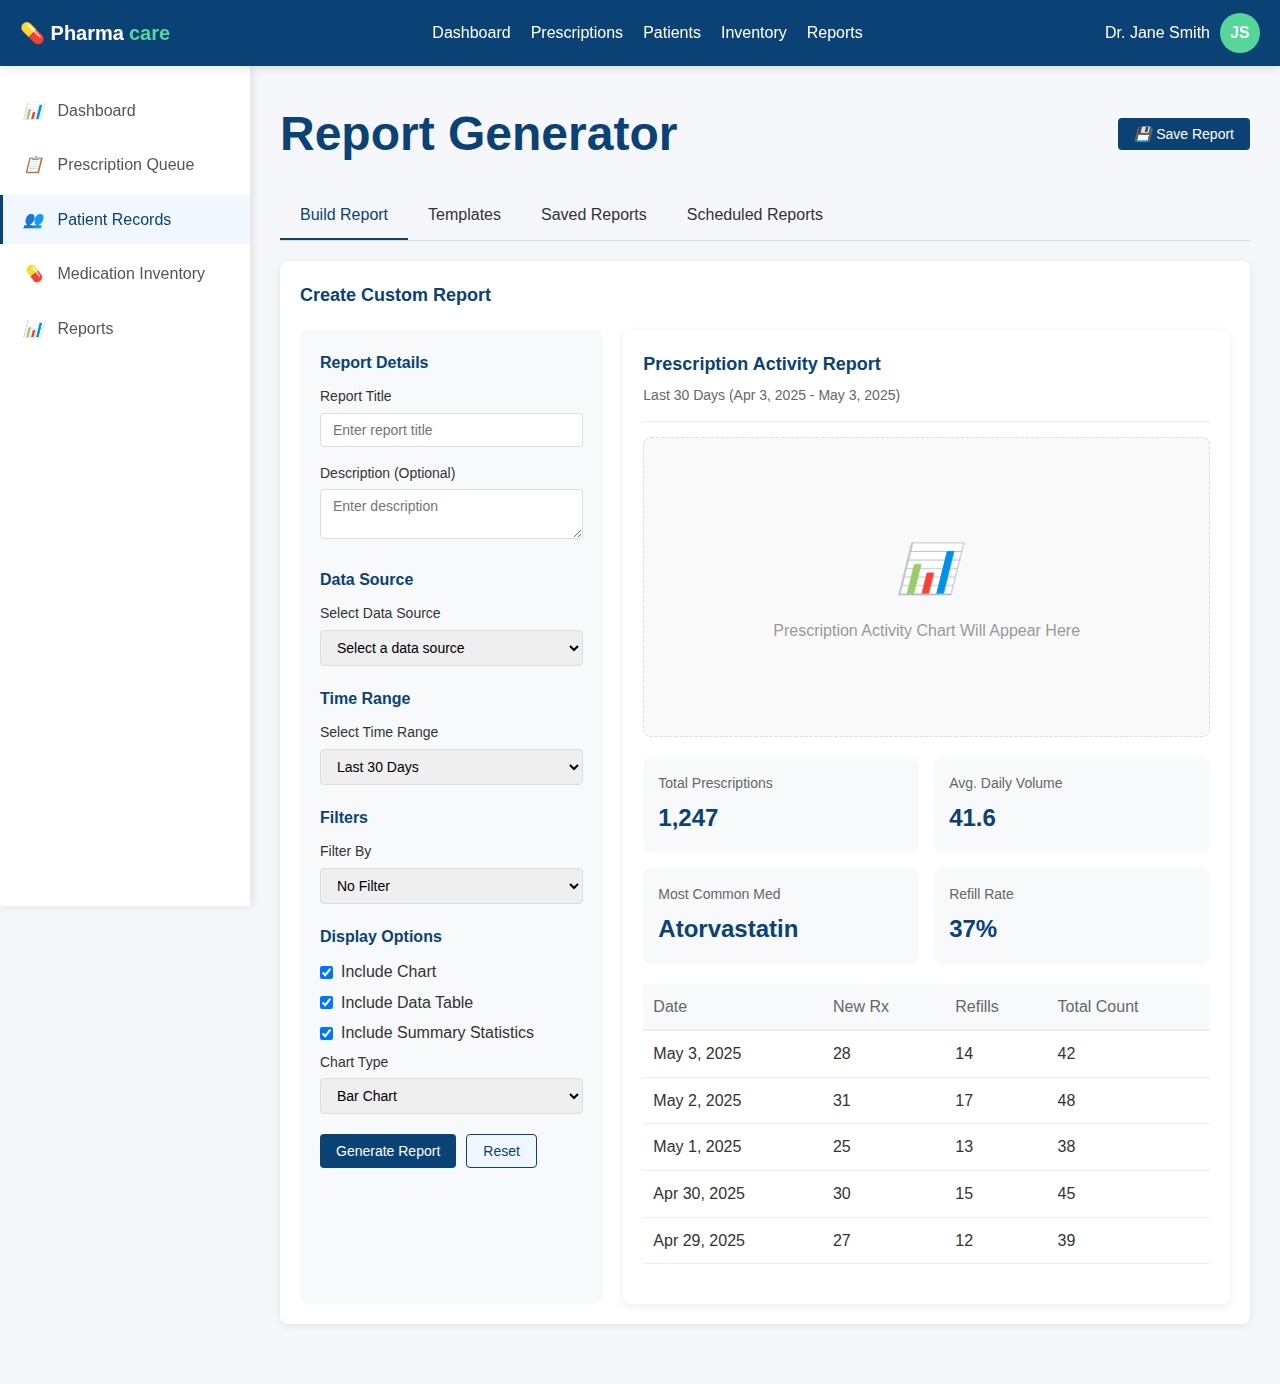
<file: report.html>
<!DOCTYPE html>
<html lang="en">
<head>
    <meta charset="UTF-8">
    <meta name="viewport" content="width=device-width, initial-scale=1.0">
    <title>PharmaSys - Report Generator</title>
    <style>
        * {
            margin: 0;
            padding: 0;
            box-sizing: border-box;
            font-family: 'Arial', sans-serif;
        }
        
        body {
            line-height: 1.6;
            color: #333;
            background-color: #f5f7fa;
        }
        
        .container {
            max-width: 1400px;
            margin: 0 auto;
            padding: 0 20px;
        }
        
        /* Header Styles */
        header {
            background-color: #0a4275;
            color: white;
            padding: 10px 0;
            position: sticky;
            top: 0;
            z-index: 100;
            box-shadow: 0 2px 10px rgba(0,0,0,0.1);
        }
        
        .header-content {
            display: flex;
            justify-content: space-between;
            align-items: center;
        }
        
        .logo {
            font-size: 20px;
            font-weight: bold;
            display: flex;
            align-items: center;
        }
        
        .logo span {
            color: #56d799;
            margin-left: 5px;
        }
        
        nav ul {
            display: flex;
            list-style: none;
        }
        
        nav ul li {
            margin-left: 20px;
            position: relative;
        }
        
        nav ul li a {
            color: white;
            text-decoration: none;
            font-weight: 500;
            padding: 10px 0;
            display: block;
        }
        
        nav ul li a:hover {
            color: #56d799;
        }
        
        .user-menu {
            display: flex;
            align-items: center;
        }
        
        .user-avatar {
            width: 40px;
            height: 40px;
            border-radius: 50%;
            background-color: #56d799;
            color: white;
            display: flex;
            align-items: center;
            justify-content: center;
            font-weight: bold;
            margin-left: 10px;
        }
        
        /* Sidebar */
        .dashboard-container {
            display: flex;
            min-height: calc(100vh - 60px);
        }
        
        .sidebar {
            width: 250px;
            background-color: #fff;
            box-shadow: 2px 0 10px rgba(0,0,0,0.1);
            padding: 20px 0;
            position: sticky;
            top: 60px;
            height: calc(100vh - 60px);
            overflow-y: auto;
        }
        
        .sidebar-menu {
            list-style: none;
        }
        
        .sidebar-menu li {
            margin-bottom: 5px;
        }
        
        .sidebar-menu li a {
            padding: 12px 20px;
            display: block;
            color: #555;
            text-decoration: none;
            border-left: 3px solid transparent;
        }
        
        .sidebar-menu li a:hover,
        .sidebar-menu li a.active {
            background-color: #f0f7ff;
            color: #0a4275;
            border-left-color: #0a4275;
        }
        
        .sidebar-menu li a i {
            margin-right: 10px;
            width: 20px;
            text-align: center;
        }
        
        /* Main Content */
        .main-content {
            flex: 1;
            padding: 30px;
        }
        
        .page-title {
            font-size: 24px;
            margin-bottom: 20px;
            color: #0a4275;
            display: flex;
            justify-content: space-between;
            align-items: center;
        }
        
        .page-title button {
            background-color: #0a4275;
            color: white;
            border: none;
            padding: 8px 16px;
            border-radius: 4px;
            cursor: pointer;
            font-size: 14px;
            display: flex;
            align-items: center;
        }
        
        .page-title button i {
            margin-right: 5px;
        }
        
        /* Report Generator Styles */
        .section-header {
            display: flex;
            justify-content: space-between;
            align-items: center;
            margin-bottom: 20px;
        }
        
        .section-title {
            font-size: 18px;
            color: #0a4275;
        }
        
        .dashboard-section {
            background-color: white;
            border-radius: 8px;
            padding: 20px;
            box-shadow: 0 2px 10px rgba(0,0,0,0.08);
            margin-bottom: 30px;
        }
        
        /* Report Builder Styles */
        .report-builder {
            display: grid;
            grid-template-columns: 1fr 2fr;
            gap: 20px;
        }
        
        .report-options {
            background-color: #f8f9fa;
            border-radius: 8px;
            padding: 20px;
        }
        
        .option-group {
            margin-bottom: 20px;
        }
        
        .option-group h3 {
            font-size: 16px;
            margin-bottom: 10px;
            color: #0a4275;
        }
        
        .form-group {
            margin-bottom: 15px;
        }
        
        .form-group label {
            display: block;
            margin-bottom: 5px;
            font-weight: 500;
            font-size: 14px;
        }
        
        .form-control {
            width: 100%;
            padding: 8px 12px;
            border: 1px solid #ddd;
            border-radius: 4px;
            font-size: 14px;
        }
        
        .checkbox-group {
            margin-top: 10px;
        }
        
        .checkbox-item {
            display: flex;
            align-items: center;
            margin-bottom: 5px;
        }
        
        .checkbox-item input {
            margin-right: 8px;
        }
        
        .action-buttons {
            display: flex;
            gap: 10px;
            margin-top: 20px;
        }
        
        .btn {
            padding: 8px 16px;
            border-radius: 4px;
            cursor: pointer;
            font-size: 14px;
            font-weight: 500;
            border: none;
        }
        
        .btn-primary {
            background-color: #0a4275;
            color: white;
        }
        
        .btn-secondary {
            background-color: #f0f7ff;
            color: #0a4275;
            border: 1px solid #0a4275;
        }
        
        /* Report Preview */
        .report-preview {
            background-color: #fff;
            border-radius: 8px;
            padding: 20px;
            box-shadow: 0 2px 10px rgba(0,0,0,0.08);
        }
        
        .preview-header {
            border-bottom: 1px solid #eee;
            padding-bottom: 15px;
            margin-bottom: 15px;
        }
        
        .preview-title {
            font-size: 18px;
            font-weight: 600;
            color: #0a4275;
            margin-bottom: 5px;
        }
        
        .preview-subtitle {
            font-size: 14px;
            color: #666;
        }
        
        .report-chart {
            background-color: #f9f9f9;
            border-radius: 8px;
            height: 300px;
            display: flex;
            align-items: center;
            justify-content: center;
            margin-bottom: 20px;
            border: 1px dashed #ddd;
        }
        
        .chart-placeholder {
            color: #999;
            text-align: center;
        }
        
        .chart-placeholder i {
            font-size: 48px;
            margin-bottom: 10px;
            display: block;
        }
        
        .data-table {
            width: 100%;
            border-collapse: collapse;
            margin-bottom: 20px;
        }
        
        .data-table th {
            background-color: #f8f9fa;
            padding: 10px;
            text-align: left;
            font-weight: 500;
            color: #666;
            border-bottom: 2px solid #eee;
        }
        
        .data-table td {
            padding: 10px;
            border-bottom: 1px solid #eee;
        }
        
        .data-table tr:hover {
            background-color: #f8f9fa;
        }
        
        .summary-stats {
            display: grid;
            grid-template-columns: repeat(auto-fit, minmax(200px, 1fr));
            gap: 15px;
            margin-bottom: 20px;
        }
        
        .stat-card {
            background-color: #f8f9fa;
            border-radius: 8px;
            padding: 15px;
        }
        
        .stat-label {
            font-size: 14px;
            color: #666;
            margin-bottom: 5px;
        }
        
        .stat-value {
            font-size: 24px;
            font-weight: bold;
            color: #0a4275;
        }
        
        /* Saved Reports */
        .saved-reports {
            margin-top: 30px;
        }
        
        .report-list {
            list-style: none;
        }
        
        .report-item {
            display: flex;
            justify-content: space-between;
            align-items: center;
            padding: 15px;
            border-bottom: 1px solid #eee;
        }
        
        .report-item:last-child {
            border-bottom: none;
        }
        
        .report-info h4 {
            font-size: 16px;
            margin-bottom: 5px;
        }
        
        .report-info p {
            font-size: 14px;
            color: #666;
        }
        
        .report-actions {
            display: flex;
            gap: 10px;
        }
        
        .report-actions a {
            color: #0a4275;
            text-decoration: none;
        }
        
        /* Report Templates */
        .templates-grid {
            display: grid;
            grid-template-columns: repeat(auto-fill, minmax(250px, 1fr));
            gap: 20px;
        }
        
        .template-card {
            background-color: white;
            border-radius: 8px;
            padding: 20px;
            box-shadow: 0 2px 10px rgba(0,0,0,0.08);
            transition: transform 0.2s;
            cursor: pointer;
            border: 1px solid #eee;
        }
        
        .template-card:hover {
            transform: translateY(-5px);
            border-color: #0a4275;
        }
        
        .template-icon {
            width: 60px;
            height: 60px;
            background-color: #f0f7ff;
            color: #0a4275;
            display: flex;
            align-items: center;
            justify-content: center;
            border-radius: 8px;
            font-size: 24px;
            margin-bottom: 15px;
        }
        
        .template-title {
            font-size: 16px;
            font-weight: 500;
            margin-bottom: 10px;
        }
        
        .template-description {
            font-size: 14px;
            color: #666;
            margin-bottom: 15px;
        }
        
        .template-footer {
            font-size: 12px;
            color: #999;
        }
        
        /* Report Scheduling */
        .schedule-form {
            max-width: 600px;
        }
        
        .schedule-options {
            margin-top: 15px;
            display: none;
        }
        
        #enableSchedule:checked ~ .schedule-options {
            display: block;
        }
        
        /* Responsive */
        @media (max-width: 1200px) {
            .report-builder {
                grid-template-columns: 1fr;
            }
            
            .templates-grid {
                grid-template-columns: repeat(auto-fill, minmax(200px, 1fr));
            }
        }
        
        @media (max-width: 992px) {
            .sidebar {
                width: 70px;
                overflow: visible;
            }
            
            .sidebar-menu li a span {
                display: none;
            }
            
            .sidebar-menu li a i {
                margin-right: 0;
                font-size: 20px;
            }
            
            .main-content {
                padding: 20px;
            }
            
            .summary-stats {
                grid-template-columns: 1fr 1fr;
            }
        }
        
        @media (max-width: 768px) {
            nav ul {
                display: none;
            }
            
            .summary-stats {
                grid-template-columns: 1fr;
            }
        }
        
        /* Tabs */
        .tabs {
            display: flex;
            border-bottom: 1px solid #ddd;
            margin-bottom: 20px;
        }
        
        .tab {
            padding: 10px 20px;
            cursor: pointer;
            border-bottom: 2px solid transparent;
            font-weight: 500;
        }
        
        .tab.active {
            border-bottom-color: #0a4275;
            color: #0a4275;
        }
        
        .tab-content {
            display: none;
        }
        
        .tab-content.active {
            display: block;
        }
    </style>
</head>
<body>
    <!-- Header -->
    <header>
        <div class="container header-content">
            <div class="logo">
                💊 Pharma<span>care</span>
            </div>
            <nav>
                <ul>
                    <li><a href="pharmacistHomepage.html">Dashboard</a></li>
                    <li><a href="Prescription.html" >Prescriptions</a></li>
                    <li><a href="Patient.html">Patients</a></li>
                    <li><a href="Inventory.html">Inventory</a></li>
                    <li><a href="Report.html" class="active">Reports</a></li>
                </ul>
            </nav>
            <div class="user-menu">
                <div>Dr. Jane Smith</div>
                <div class="user-avatar">JS</div>
            </div>
        </div>
    </header>
    
    <!-- Dashboard Container -->
    <div class="dashboard-container">
        <!-- Sidebar -->
        <div class="sidebar">
            <ul class="sidebar-menu">
                <li><a href="pharmacistHomepage.html"><i>📊</i> <span>Dashboard</span></a></li>
                <li><a href="Prescription.html"><i>📋</i> <span>Prescription Queue</span></a></li>
                <li><a href="patient.html" class="active"><i>👥</i> <span>Patient Records</span></a></li>
                <li><a href="inventory.html"><i>💊</i> <span>Medication Inventory</span></a></li>
                <li><a href="report.html"><i>📊</i> <span>Reports</span></a></li>
            </ul>
        </div>
        
        <!-- Main Content -->
        <div class="main-content">
            <div class="page-title">
                <h1>Report Generator</h1>
                <button><i>💾</i> Save Report</button>
            </div>
            
            <!-- Tabs Navigation -->
            <div class="tabs">
                <div class="tab active" data-tab="builder">Build Report</div>
                <div class="tab" data-tab="templates">Templates</div>
                <div class="tab" data-tab="saved">Saved Reports</div>
                <div class="tab" data-tab="scheduled">Scheduled Reports</div>
            </div>
            
            <!-- Report Builder Tab -->
            <div class="tab-content active" id="builder">
                <div class="dashboard-section">
                    <div class="section-header">
                        <h2 class="section-title">Create Custom Report</h2>
                    </div>
                    
                    <div class="report-builder">
                        <div class="report-options">
                            <div class="option-group">
                                <h3>Report Details</h3>
                                <div class="form-group">
                                    <label for="reportTitle">Report Title</label>
                                    <input type="text" id="reportTitle" class="form-control" placeholder="Enter report title">
                                </div>
                                <div class="form-group">
                                    <label for="reportDescription">Description (Optional)</label>
                                    <textarea id="reportDescription" class="form-control" rows="2" placeholder="Enter description"></textarea>
                                </div>
                            </div>
                            
                            <div class="option-group">
                                <h3>Data Source</h3>
                                <div class="form-group">
                                    <label for="dataSource">Select Data Source</label>
                                    <select id="dataSource" class="form-control">
                                        <option value="">Select a data source</option>
                                        <option value="prescriptions">Prescription Data</option>
                                        <option value="inventory">Inventory Data</option>
                                        <option value="patients">Patient Data</option>
                                        <option value="sales">Sales & Revenue</option>
                                        <option value="insurance">Insurance Claims</option>
                                    </select>
                                </div>
                            </div>
                            
                            <div class="option-group">
                                <h3>Time Range</h3>
                                <div class="form-group">
                                    <label for="timeRange">Select Time Range</label>
                                    <select id="timeRange" class="form-control">
                                        <option value="today">Today</option>
                                        <option value="yesterday">Yesterday</option>
                                        <option value="last7days">Last 7 Days</option>
                                        <option value="last30days" selected>Last 30 Days</option>
                                        <option value="thisMonth">This Month</option>
                                        <option value="lastMonth">Last Month</option>
                                        <option value="custom">Custom Range</option>
                                    </select>
                                </div>
                                <div class="form-group" id="customDateRange" style="display: none;">
                                    <div style="display: flex; gap: 10px;">
                                        <div style="flex: 1;">
                                            <label for="startDate">Start Date</label>
                                            <input type="date" id="startDate" class="form-control">
                                        </div>
                                        <div style="flex: 1;">
                                            <label for="endDate">End Date</label>
                                            <input type="date" id="endDate" class="form-control">
                                        </div>
                                    </div>
                                </div>
                            </div>
                            
                            <div class="option-group">
                                <h3>Filters</h3>
                                <div class="form-group">
                                    <label for="filterType">Filter By</label>
                                    <select id="filterType" class="form-control">
                                        <option value="">No Filter</option>
                                        <option value="medication">Medication</option>
                                        <option value="status">Prescription Status</option>
                                        <option value="physician">Prescribing Physician</option>
                                        <option value="insurance">Insurance Provider</option>
                                    </select>
                                </div>
                                <div class="form-group" id="filterValues" style="display: none;">
                                    <label for="filterValue">Select Values</label>
                                    <select id="filterValue" class="form-control" multiple>
                                        <!-- Values will be populated based on filter type -->
                                    </select>
                                </div>
                            </div>
                            
                            <div class="option-group">
                                <h3>Display Options</h3>
                                <div class="checkbox-group">
                                    <div class="checkbox-item">
                                        <input type="checkbox" id="includeChart" checked>
                                        <label for="includeChart">Include Chart</label>
                                    </div>
                                    <div class="checkbox-item">
                                        <input type="checkbox" id="includeTable" checked>
                                        <label for="includeTable">Include Data Table</label>
                                    </div>
                                    <div class="checkbox-item">
                                        <input type="checkbox" id="includeSummary" checked>
                                        <label for="includeSummary">Include Summary Statistics</label>
                                    </div>
                                </div>
                                
                                <div class="form-group" id="chartOptions">
                                    <label for="chartType">Chart Type</label>
                                    <select id="chartType" class="form-control">
                                        <option value="bar">Bar Chart</option>
                                        <option value="line">Line Chart</option>
                                        <option value="pie">Pie Chart</option>
                                        <option value="area">Area Chart</option>
                                    </select>
                                </div>
                            </div>
                            
                            <div class="action-buttons">
                                <button class="btn btn-primary">Generate Report</button>
                                <button class="btn btn-secondary">Reset</button>
                            </div>
                        </div>
                        
                        <div class="report-preview">
                            <div class="preview-header">
                                <h3 class="preview-title">Prescription Activity Report</h3>
                                <div class="preview-subtitle">Last 30 Days (Apr 3, 2025 - May 3, 2025)</div>
                            </div>
                            
                            <div class="report-chart">
                                <div class="chart-placeholder">
                                    <i>📊</i>
                                    <div>Prescription Activity Chart Will Appear Here</div>
                                </div>
                            </div>
                            
                            <div class="summary-stats">
                                <div class="stat-card">
                                    <div class="stat-label">Total Prescriptions</div>
                                    <div class="stat-value">1,247</div>
                                </div>
                                <div class="stat-card">
                                    <div class="stat-label">Avg. Daily Volume</div>
                                    <div class="stat-value">41.6</div>
                                </div>
                                <div class="stat-card">
                                    <div class="stat-label">Most Common Med</div>
                                    <div class="stat-value">Atorvastatin</div>
                                </div>
                                <div class="stat-card">
                                    <div class="stat-label">Refill Rate</div>
                                    <div class="stat-value">37%</div>
                                </div>
                            </div>
                            
                            <table class="data-table">
                                <thead>
                                    <tr>
                                        <th>Date</th>
                                        <th>New Rx</th>
                                        <th>Refills</th>
                                        <th>Total Count</th>
                                    </tr>
                                </thead>
                                <tbody>
                                    <tr>
                                        <td>May 3, 2025</td>
                                        <td>28</td>
                                        <td>14</td>
                                        <td>42</td>
                                    </tr>
                                    <tr>
                                        <td>May 2, 2025</td>
                                        <td>31</td>
                                        <td>17</td>
                                        <td>48</td>
                                    </tr>
                                    <tr>
                                        <td>May 1, 2025</td>
                                        <td>25</td>
                                        <td>13</td>
                                        <td>38</td>
                                    </tr>
                                    <tr>
                                        <td>Apr 30, 2025</td>
                                        <td>30</td>
                                        <td>15</td>
                                        <td>45</td>
                                    </tr>
                                    <tr>
                                        <td>Apr 29, 2025</td>
                                        <td>27</td>
                                        <td>12</td>
                                        <td>39</td>
                                    </tr>
                                </tbody>
                            </table>
                        </div>
                    </div>
                </div>
            </div>
            
            <!-- Templates Tab -->
            <div class="tab-content" id="templates">
                <div class="dashboard-section">
                    <div class="section-header">
                        <h2 class="section-title">Report Templates</h2>
                    </div>
                    
                    <div class="templates-grid">
                        <div class="template-card">
                            <div class="template-icon">📊</div>
                            <h3 class="template-title">Daily Dispensing Report</h3>
                            <p class="template-description">Summary of all prescriptions dispensed in a day with details on medication types and patient demographics.</p>
                            <div class="template-footer">Last generated: 2 days ago</div>
                        </div>
                        
                        <div class="template-card">
                            <div class="template-icon">💊</div>
                            <h3 class="template-title">Inventory Status Report</h3>
                            <p class="template-description">Current inventory levels with highlighted low stock or expired medications requiring attention.</p>
                            <div class="template-footer">Last generated: Yesterday</div>
                        </div>
                        
                        <div class="template-card">
                            <div class="template-icon">💰</div>
                            <h3 class="template-title">Financial Summary</h3>
                            <p class="template-description">Revenue tracking, insurance claims, and payment processing statistics over a selected period.</p>
                            <div class="template-footer">Last generated: 1 week ago</div>
                        </div>
                        
                        <div class="template-card">
                            <div class="template-icon">👥</div>
                            <h3 class="template-title">Patient Compliance Report</h3>
                            <p class="template-description">Analysis of medication adherence patterns with identified patients requiring follow-up.</p>
                            <div class="template-footer">Last generated: 3 days ago</div>
                        </div>
                        
                        <div class="template-card">
                            <div class="template-icon">🔍</div>
                            <h3 class="template-title">Controlled Substance Audit</h3>
                            <p class="template-description">Detailed tracking of controlled substance prescriptions with regulatory compliance verification.</p>
                            <div class="template-footer">Last generated: 5 days ago</div>
                        </div>
                        
                        <div class="template-card">
                            <div class="template-icon">📅</div>
                            <h3 class="template-title">Monthly Performance Report</h3>
                            <p class="template-description">Comprehensive overview of pharmacy operations, KPIs, and performance metrics for the month.</p>
                            <div class="template-footer">Last generated: Apr 30, 2025</div>
                        </div>
                    </div>
                </div>
            </div>
            
            <!-- Saved Reports Tab -->
            <div class="tab-content" id="saved">
                <div class="dashboard-section">
                    <div class="section-header">
                        <h2 class="section-title">Saved Reports</h2>
                    </div>
                    
                    <div class="report-list">
                        <div class="report-item">
                            <div class="report-info">
                                <h4>April 2025 Dispensing Activity</h4>
                                <p>Created: Apr 30, 2025 | Type: Prescription Activity</p>
                            </div>
                            <div class="report-actions">
                                <a href="#">View</a>
                                <a href="#">Download</a>
                                <a href="#">Edit</a>
                                <a href="#">Delete</a>
                            </div>
                        </div>
                        
                        <div class="report-item">
                            <div class="report-info">
                                <h4>Q1 2025 Financial Summary</h4>
                                <p>Created: Apr 12, 2025 | Type: Financial Report</p>
                            </div>
                            <div class="report-actions">
                                <a href="#">View</a>
                                <a href="#">Download</a>
                                <a href="#">Edit</a>
                                <a href="#">Delete</a>
                            </div>
                        </div>
                        
                        <div class="report-item">
                            <div class="report-info">
                                <h4>Inventory Audit - April 2025</h4>
                                <p>Created: Apr 28, 2025
</file>
